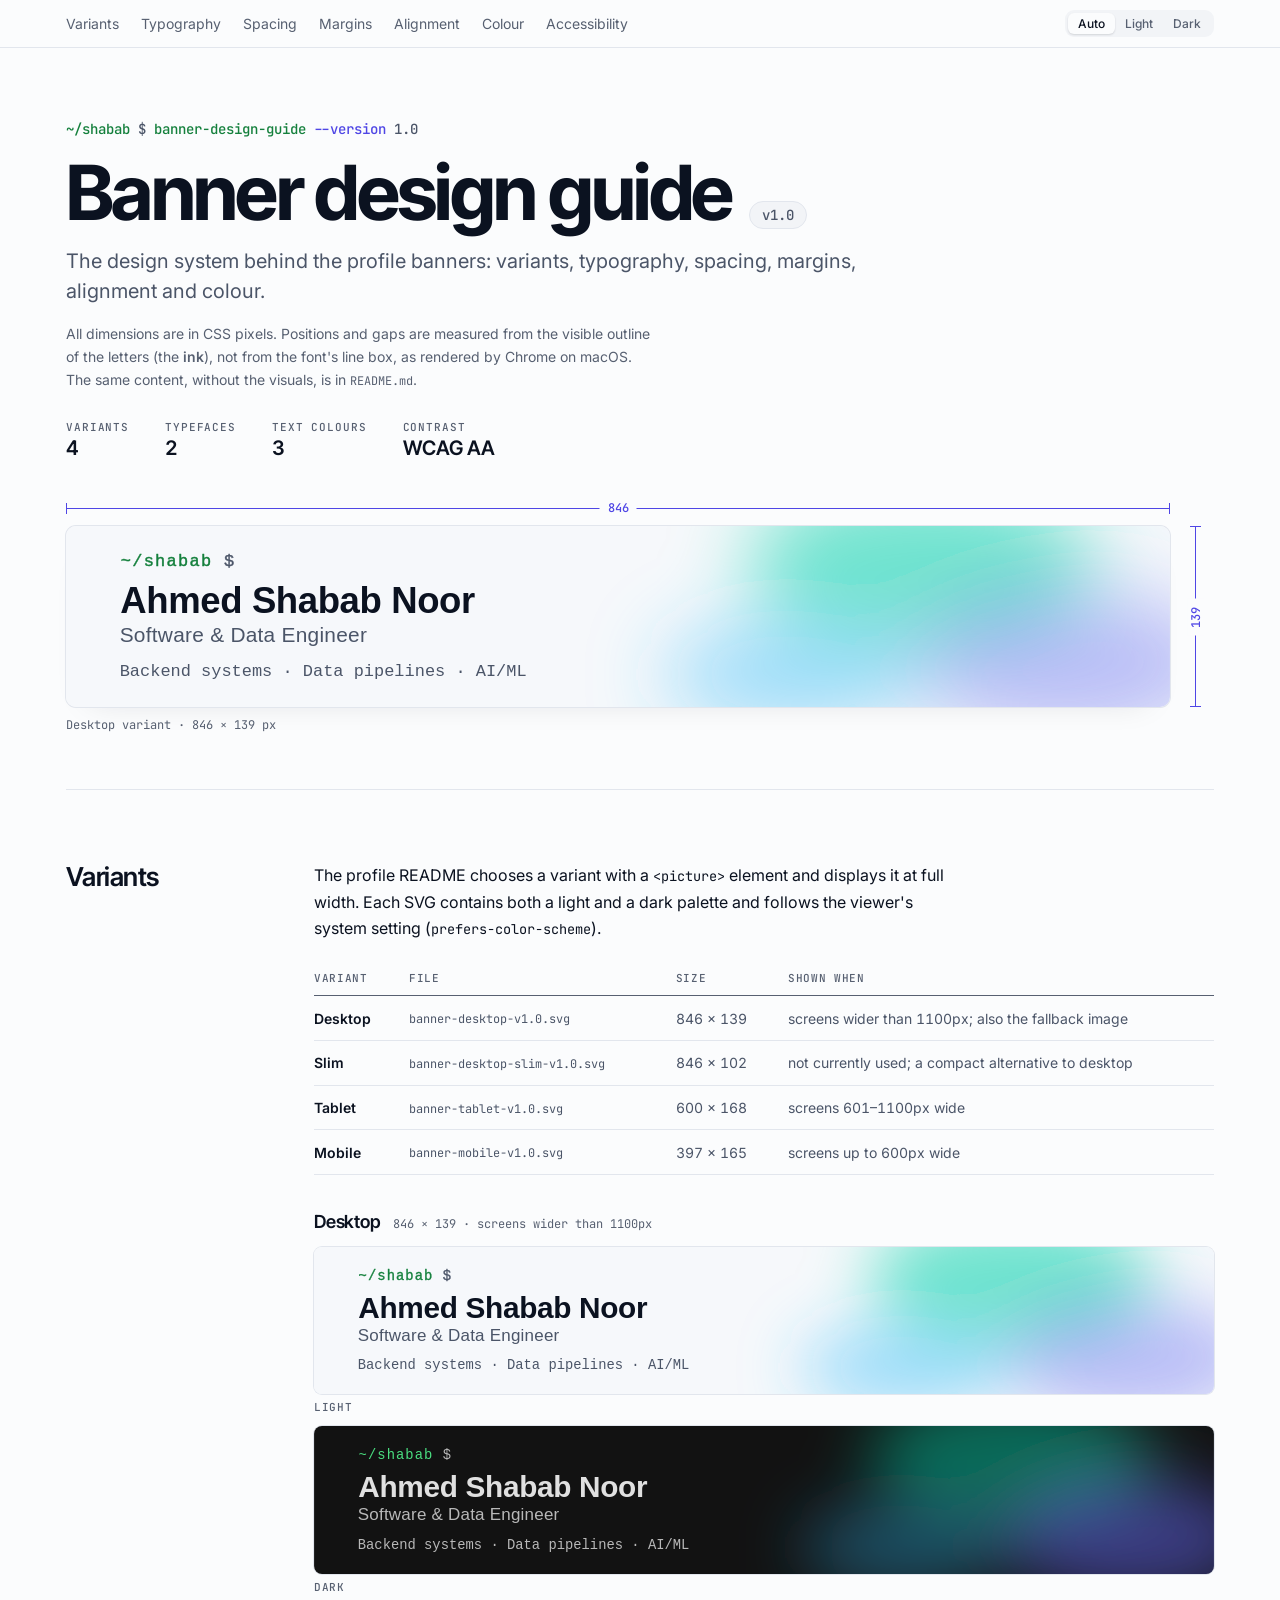
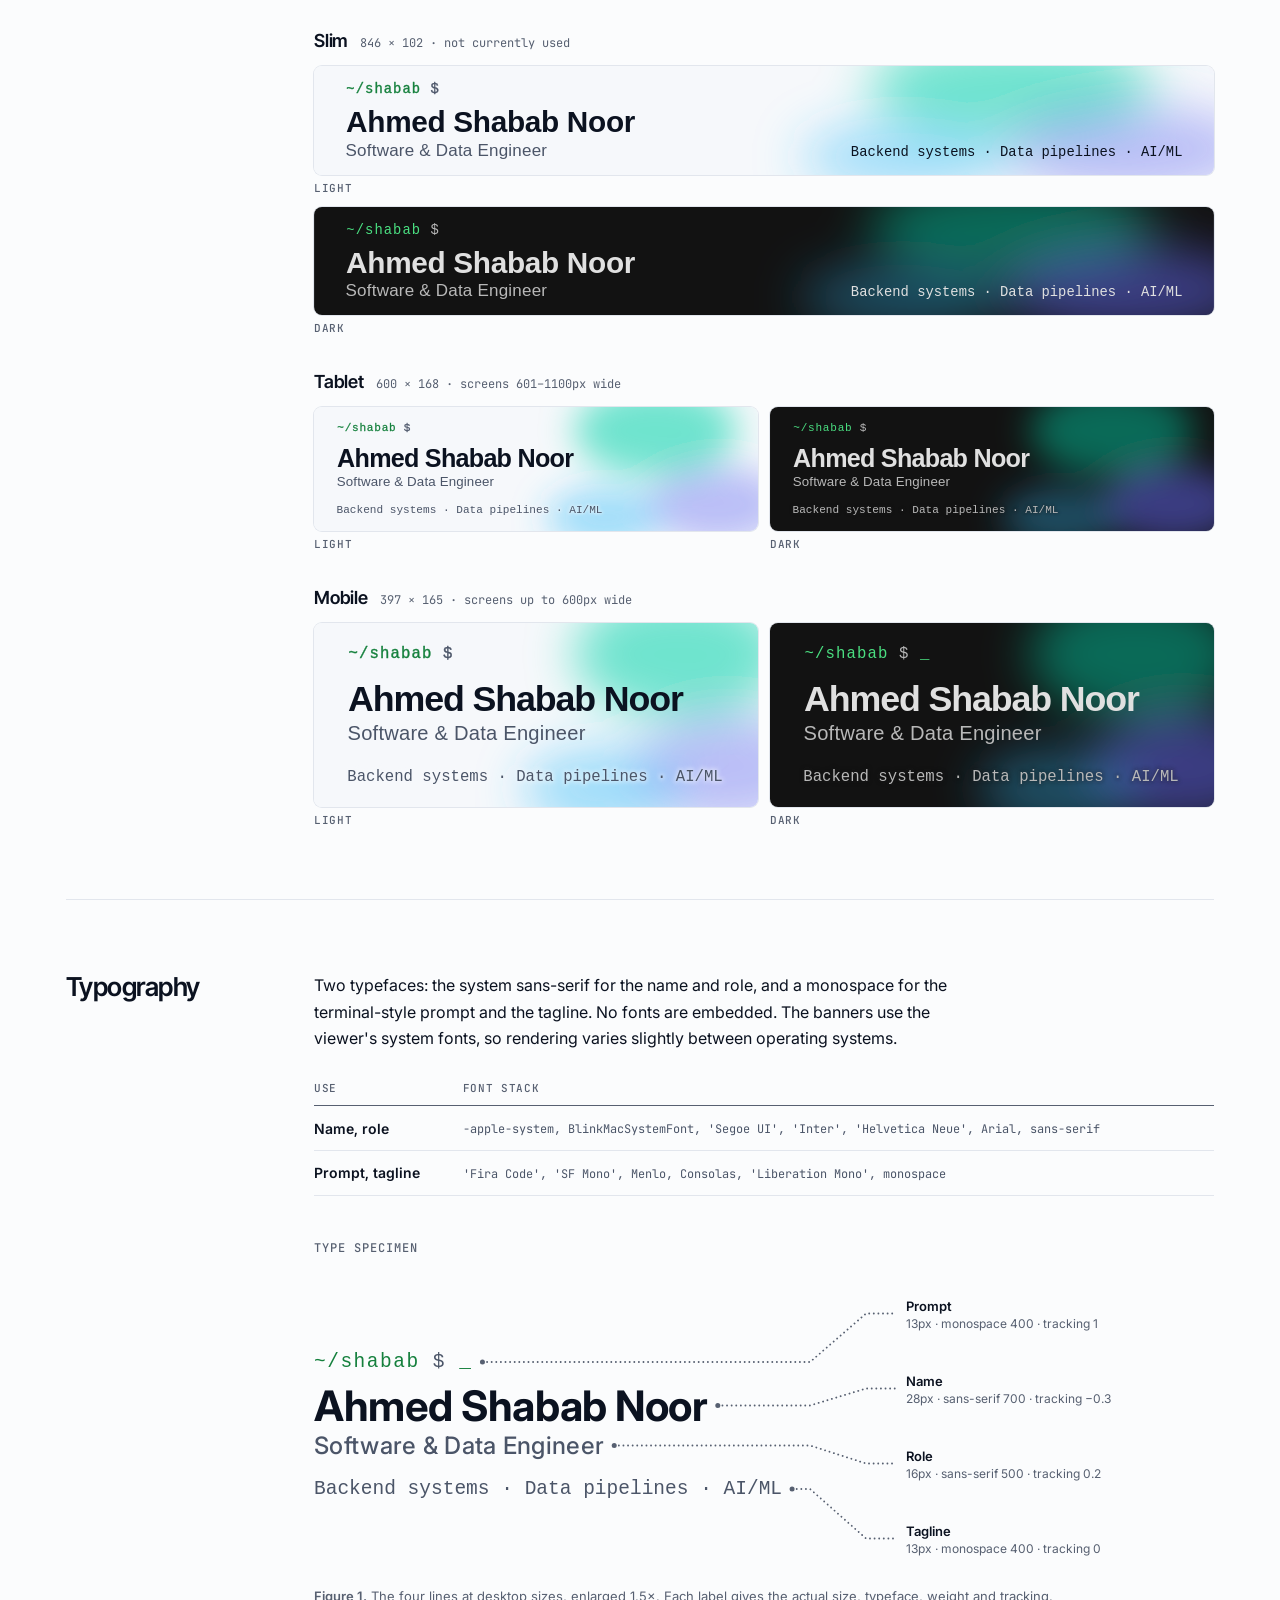
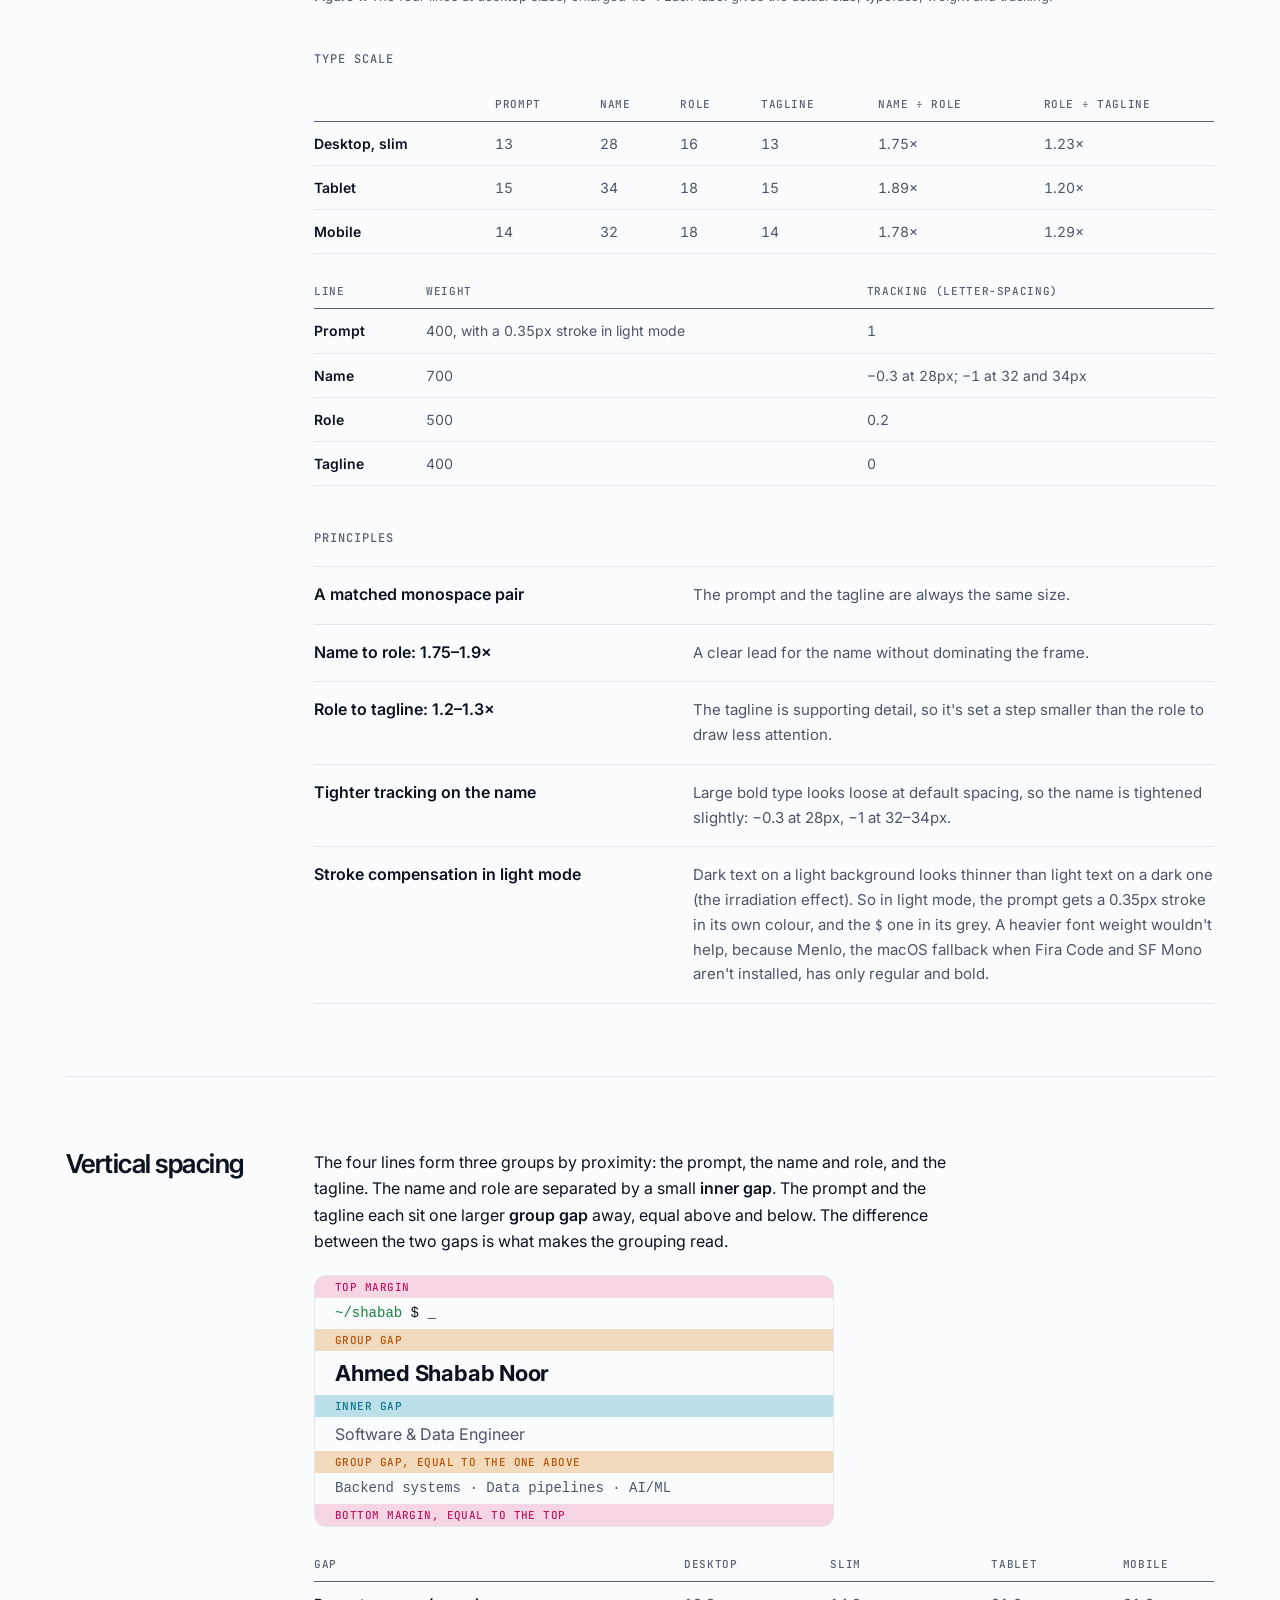
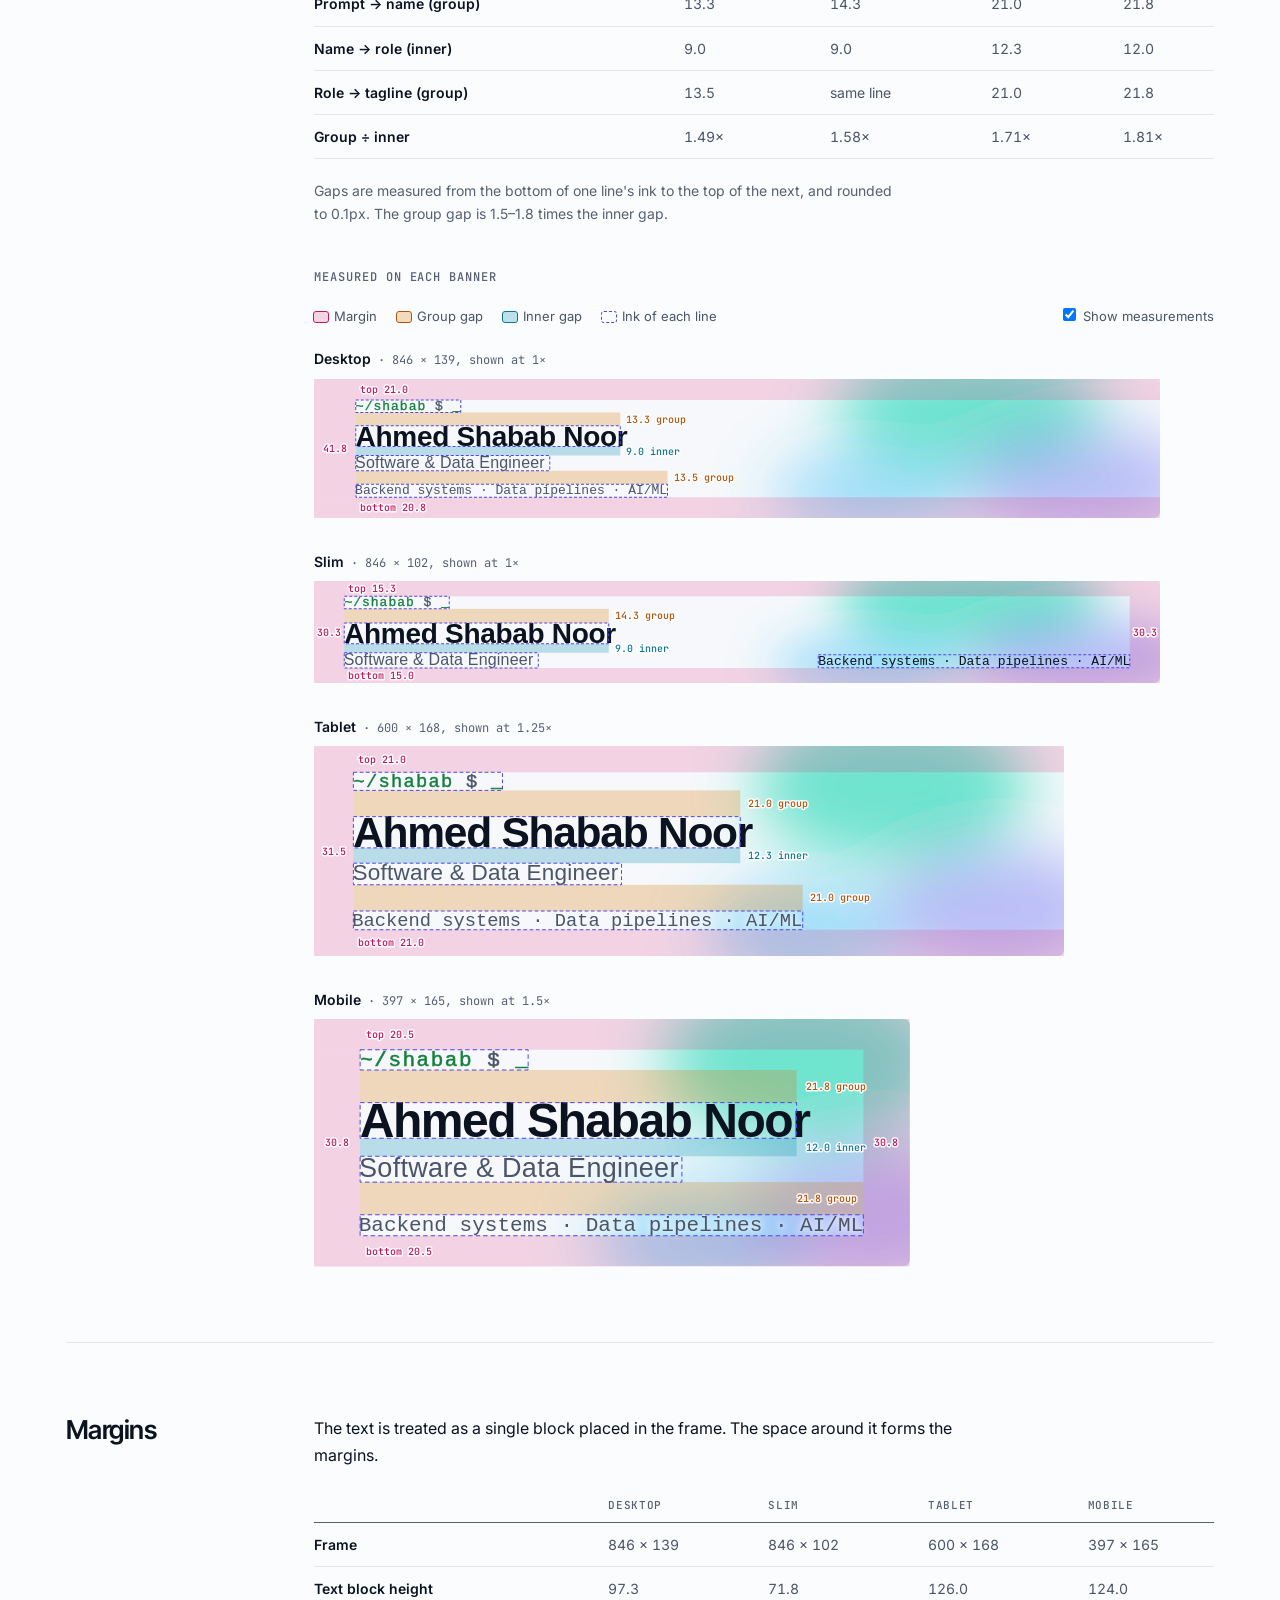
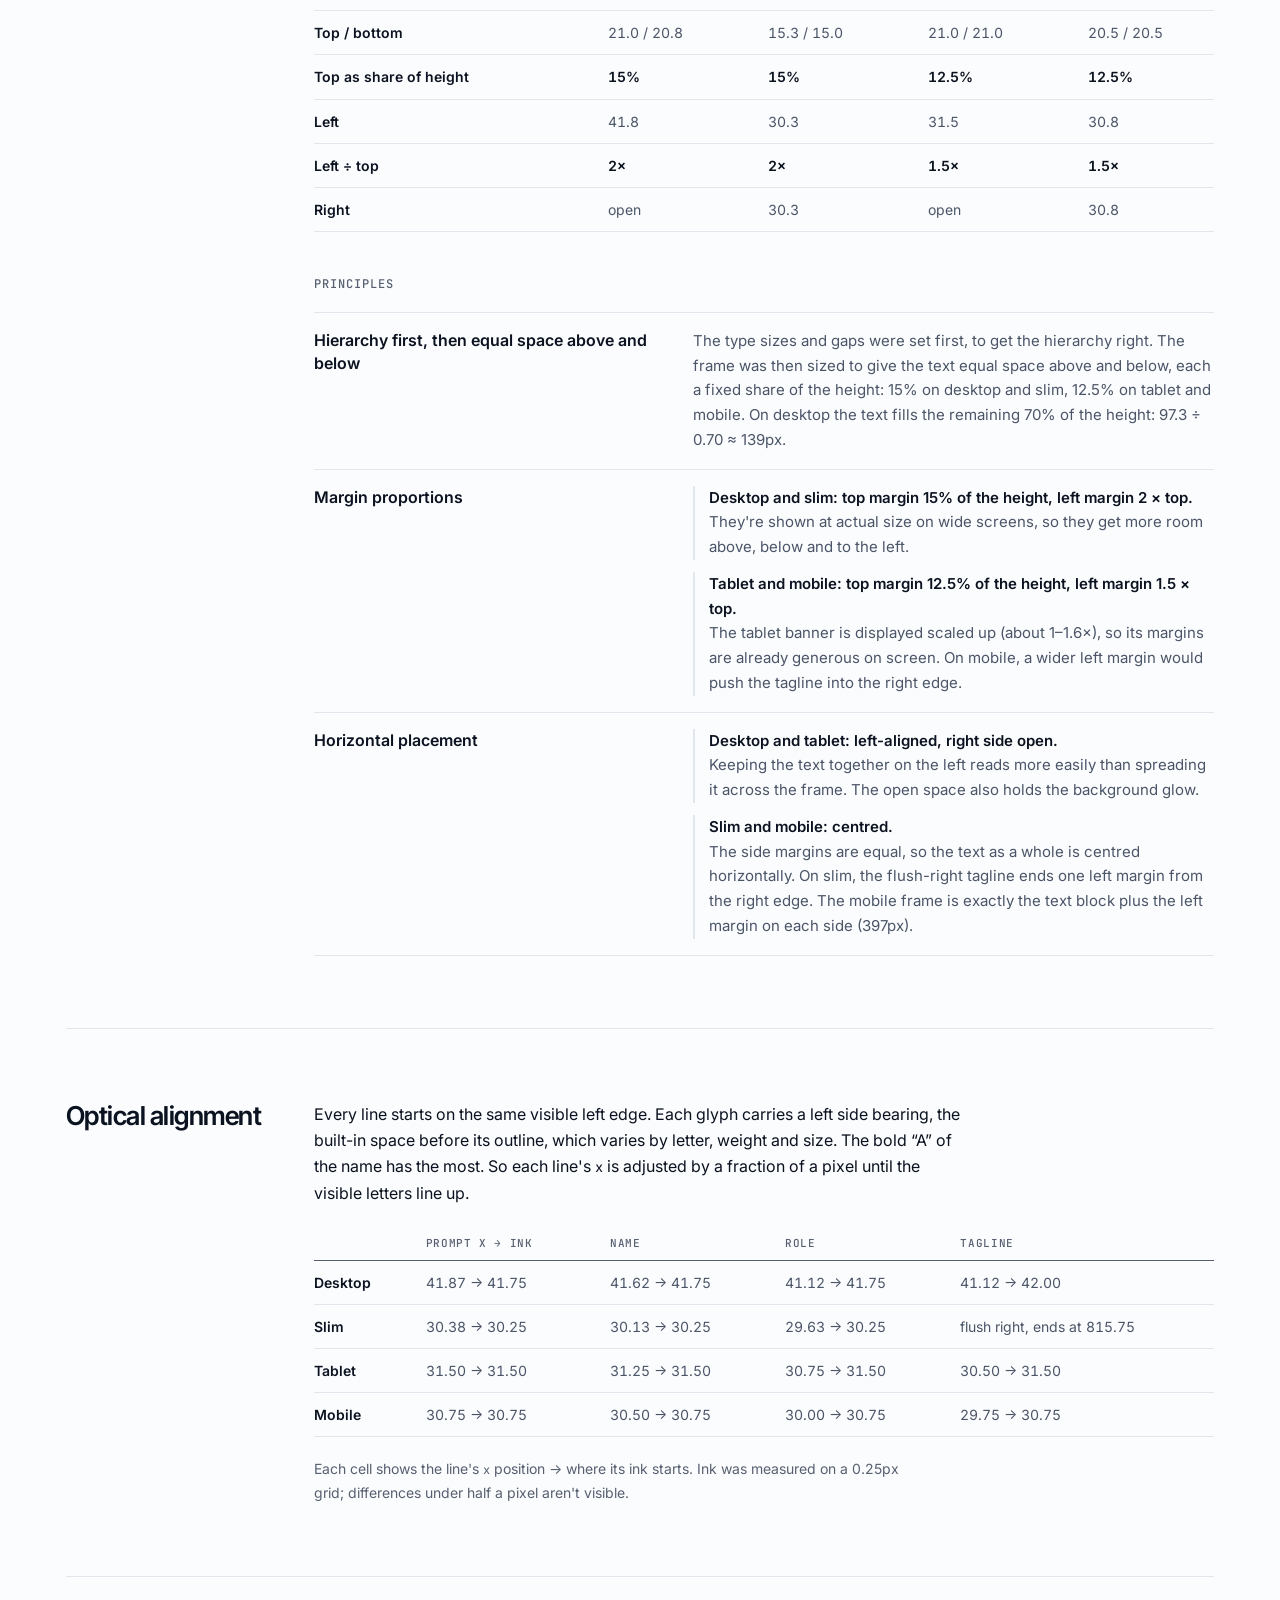
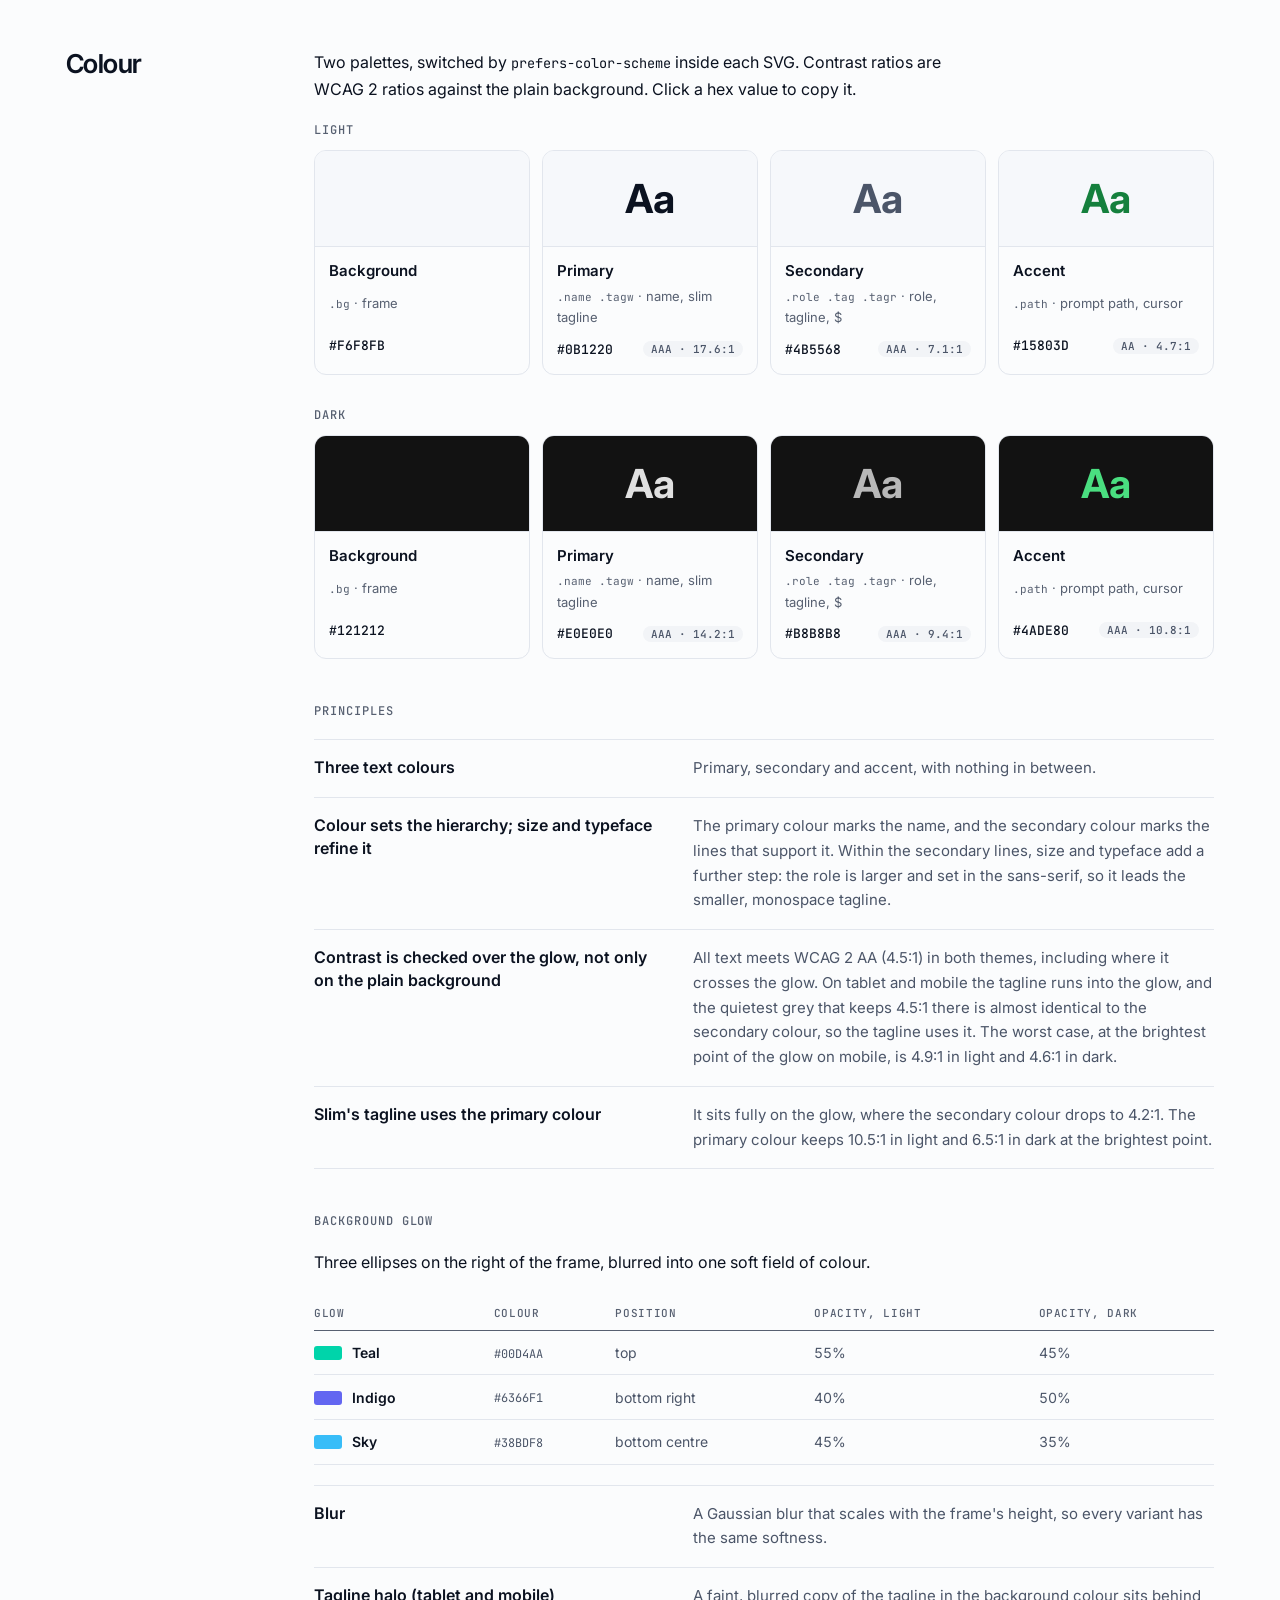
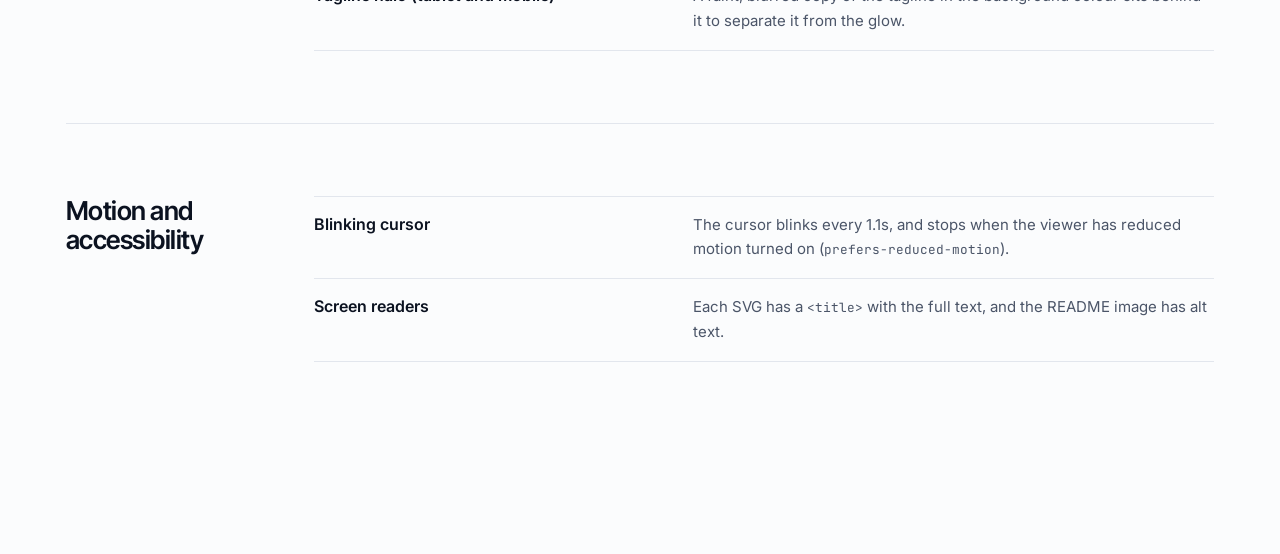
<file: assets/banners/v1/banner-design-guide.html>
<!doctype html>
<html lang="en">
<head>
  <meta charset="utf-8">
  <meta name="viewport" content="width=device-width, initial-scale=1, viewport-fit=cover">
  <title>Banner design guide</title>
  <meta name="description" content="Design system for the profile banners: variants, typography, spacing, margins, alignment and colour.">

  <!-- Page fonts. The page falls back to system fonts when offline.
       Type samples of the banners never use these: they use the banners' own system stacks. -->
  <link rel="preconnect" href="https://fonts.googleapis.com">
  <link rel="preconnect" href="https://fonts.gstatic.com" crossorigin>
  <link rel="stylesheet" href="https://fonts.googleapis.com/css2?family=Inter+Tight:wght@600;700&family=Inter:wght@400;500;600&family=JetBrains+Mono:wght@400;500&display=swap">

  <style>
    /* ==========================================================
       Design tokens

       Layout: a spec sheet. Section titles sit in a narrow left
       column and the work runs on the right; architectural
       dimension lines are the one recurring motif.

       Light values are the default. Dark values apply when the
       viewer's system is dark (unless Light is chosen), or when
       Dark is chosen with the theme switch.
       ========================================================== */

    :root {
      color-scheme: light;

      /* Surfaces and text: neutrals with a slight blue bias, like the banners */
      --paper: #FBFCFD;
      --panel: #F2F4F7;
      --rule: #E2E6ED;
      --ink: #0B1220;
      --ink-2: #4B5568;
      --ink-3: #576071;
      --shadow: rgba(11, 18, 32, 0.14);

      /* Accent: dimension lines, taken from the banners' indigo glow */
      --dim: #4F46E5;

      /* The banners' own prompt green, for samples */
      --prompt: #15803D;

      /* Measurement colours used in the spacing diagrams */
      --margin-fill: rgba(219, 39, 119, 0.18);
      --margin-line: #BE185D;
      --group-fill: rgba(217, 119, 6, 0.26);
      --group-line: #B45309;
      --inner-fill: rgba(8, 145, 178, 0.26);
      --inner-line: #0E7490;
      --ink-line: #4F46E5;
      --label-halo: rgba(255, 255, 255, 0.92);

      /* Type */
      --font-display: 'Inter Tight', 'Inter', -apple-system, BlinkMacSystemFont, 'Segoe UI', sans-serif;
      --font-body: 'Inter', -apple-system, BlinkMacSystemFont, 'Segoe UI', sans-serif;
      --font-mono: 'JetBrains Mono', ui-monospace, 'SF Mono', Menlo, Consolas, monospace;

      /* The banners' own font stacks, for type samples */
      --banner-sans: -apple-system, BlinkMacSystemFont, 'Segoe UI', 'Inter', 'Helvetica Neue', Arial, sans-serif;
      --banner-mono: 'Fira Code', 'SF Mono', Menlo, Consolas, 'Liberation Mono', monospace;

      --radius: 12px;
      --page-width: 1180px;
    }

    @media (prefers-color-scheme: dark) {
      :root:not([data-theme="light"]) {
        color-scheme: dark;

        --paper: #0B0C0F;
        --panel: #14161B;
        --rule: #252932;
        --ink: #E6E8EC;
        --ink-2: #B8BCC5;
        --ink-3: #9DA3AE;
        --shadow: rgba(0, 0, 0, 0.6);
        --dim: #A5B4FC;
        --prompt: #4ADE80;

        --margin-fill: rgba(244, 114, 182, 0.20);
        --margin-line: #F472B6;
        --group-fill: rgba(251, 191, 36, 0.22);
        --group-line: #FBBF24;
        --inner-fill: rgba(34, 211, 238, 0.22);
        --inner-line: #22D3EE;
        --ink-line: #A5B4FC;
        --label-halo: rgba(11, 12, 15, 0.92);
      }
    }

    :root[data-theme="dark"] {
      color-scheme: dark;

      --paper: #0B0C0F;
      --panel: #14161B;
      --rule: #252932;
      --ink: #E6E8EC;
      --ink-2: #B8BCC5;
      --ink-3: #9DA3AE;
      --shadow: rgba(0, 0, 0, 0.6);
      --dim: #A5B4FC;
      --prompt: #4ADE80;

      --margin-fill: rgba(244, 114, 182, 0.20);
      --margin-line: #F472B6;
      --group-fill: rgba(251, 191, 36, 0.22);
      --group-line: #FBBF24;
      --inner-fill: rgba(34, 211, 238, 0.22);
      --inner-line: #22D3EE;
      --ink-line: #A5B4FC;
      --label-halo: rgba(11, 12, 15, 0.92);
    }


    /* ==========================================================
       Base
       ========================================================== */

    * {
      box-sizing: border-box;
    }

    html {
      scroll-behavior: smooth;
      scroll-padding-top: 72px;
    }

    body {
      margin: 0;
      background: var(--paper);
      color: var(--ink);
      font-family: var(--font-body);
      font-size: 16px;
      line-height: 1.65;
      -webkit-font-smoothing: antialiased;
    }

    /* Paints the band above the sticky bar on phones with a notch */
    body::before {
      content: "";
      position: fixed;
      inset: 0 0 auto;
      height: env(safe-area-inset-top, 0px);
      z-index: 20;
      background: var(--paper);
    }

    h1,
    h2,
    h3 {
      margin: 0;
      font-family: var(--font-display);
      text-wrap: balance;
    }

    p {
      margin: 0;
      max-width: 65ch;
    }

    a {
      color: inherit;
    }

    code {
      font-family: var(--font-mono);
      font-size: 0.85em;
    }

    strong {
      font-weight: 600;
    }

    :focus-visible {
      outline: 2px solid var(--dim);
      outline-offset: 2px;
      border-radius: 4px;
    }

    .page {
      max-width: var(--page-width);
      margin: 0 auto;
      padding-left: max(16px, env(safe-area-inset-left, 0px));
      padding-right: max(16px, env(safe-area-inset-right, 0px));
      padding-block: 0 120px;
    }

    .note {
      color: var(--ink-3);
      font-size: 14px;
    }


    /* ==========================================================
       Top bar: section links and theme switch
       ========================================================== */

    .topbar {
      position: sticky;
      top: env(safe-area-inset-top, 0px);
      z-index: 10;
      background: color-mix(in srgb, var(--paper) 86%, transparent);
      backdrop-filter: blur(10px);
      -webkit-backdrop-filter: blur(10px);
      border-bottom: 1px solid var(--rule);
    }

    .topbar-inner {
      display: flex;
      align-items: center;
      gap: 20px;
      max-width: var(--page-width);
      margin: 0 auto;
      padding-block: 10px;
      padding-left: max(16px, env(safe-area-inset-left, 0px));
      padding-right: max(16px, env(safe-area-inset-right, 0px));
    }

    .topbar nav {
      display: flex;
      flex: 1;
      gap: 22px;
      min-width: 0;
      overflow-x: auto;
      white-space: nowrap;
      font-size: 14px;
    }

    .topbar nav a {
      color: var(--ink-3);
      text-decoration: none;
    }

    .topbar nav a:hover {
      color: var(--ink);
    }

    .theme-switch {
      display: flex;
      flex-shrink: 0;
      padding: 3px;
      background: var(--panel);
      border-radius: 9px;
    }

    .theme-switch button {
      padding: 3px 10px;
      border: 0;
      border-radius: 6px;
      background: transparent;
      color: var(--ink-3);
      font: 500 12px var(--font-body);
      cursor: pointer;
    }

    .theme-switch button[aria-pressed="true"] {
      background: var(--paper);
      color: var(--ink);
      box-shadow: 0 1px 2px var(--shadow);
    }


    /* ==========================================================
       Hero: title, key facts and the desktop banner drawn with
       its dimensions
       ========================================================== */

    .hero {
      display: grid;
      gap: 28px;
      padding-block: 72px 56px;
    }

    .eyebrow {
      font: 500 14px var(--font-mono);
      color: var(--prompt);
    }

    /* Coloured like a terminal: green command, grey $ and value, indigo flag */
    .eyebrow .dollar,
    .eyebrow .value {
      color: var(--ink-2);
    }

    .eyebrow .flag {
      color: var(--dim);
    }

    /* The title with its version chip beside it */
    .title-row {
      display: flex;
      flex-wrap: wrap;
      align-items: baseline;
      gap: 8px 18px;
    }

    .version-chip {
      padding: 4px 12px;
      border: 1px solid var(--rule);
      border-radius: 999px;
      background: var(--panel);
      color: var(--ink-2);
      font: 500 14px var(--font-mono);
      font-variant-numeric: tabular-nums;
    }

    .hero h1 {
      font-size: clamp(40px, 7vw, 76px);
      font-weight: 700;
      line-height: 1;
      letter-spacing: -0.035em;
    }

    .hero .lead {
      color: var(--ink-2);
      font-size: clamp(17px, 2vw, 20px);
      line-height: 1.5;
    }

    .hero-text {
      display: grid;
      gap: 16px;
    }

    .facts {
      display: flex;
      flex-wrap: wrap;
      gap: 10px 36px;
      margin: 0;
    }

    .facts div {
      display: grid;
      gap: 2px;
    }

    .facts dt {
      font: 500 11px var(--font-mono);
      letter-spacing: 0.08em;
      text-transform: uppercase;
      color: var(--ink-3);
    }

    .facts dd {
      margin: 0;
      font: 600 20px var(--font-display);
      font-variant-numeric: tabular-nums;
    }

    .hero-figure {
      margin: 8px 0 0;
      display: grid;
      gap: 10px;
    }

    /* The banner with a width dimension above it and a height dimension to its right */
    .dimensioned {
      position: relative;
      padding: 30px 44px 0 0;
    }

    .dimensioned img {
      display: block;
      width: 100%;
      max-width: 100%;
      height: auto;
      border-radius: 10px;
      box-shadow: 0 0 0 1px var(--rule), 0 16px 32px -24px var(--shadow);
    }

    .dim {
      position: absolute;
      color: var(--dim);
      font: 500 12px/1.4 var(--font-mono);
    }

    .dim span {
      position: absolute;
      padding: 0 8px;
      background: var(--paper);
      white-space: nowrap;
    }

    .dim-width {
      top: 12px;
      left: 0;
      right: 44px;
      border-top: 1px solid currentColor;
    }

    .dim-width::before,
    .dim-width::after {
      content: "";
      position: absolute;
      top: -6px;
      height: 11px;
      border-left: 1px solid currentColor;
    }

    .dim-width::before { left: 0; }
    .dim-width::after  { right: 0; }

    .dim-width span {
      left: 50%;
      top: -9px;
      transform: translateX(-50%);
    }

    .dim-height {
      top: 30px;
      bottom: 0;
      right: 18px;
      border-left: 1px solid currentColor;
    }

    .dim-height::before,
    .dim-height::after {
      content: "";
      position: absolute;
      left: -6px;
      width: 11px;
      border-top: 1px solid currentColor;
    }

    .dim-height::before { top: 0; }
    .dim-height::after  { bottom: 0; }

    .dim-height span {
      top: 50%;
      left: 0;
      transform: translate(-50%, -50%) rotate(-90deg);
    }

    .hero-figure figcaption {
      font: 12px var(--font-mono);
      color: var(--ink-3);
    }


    /* ==========================================================
       Sections: title in a left column, content on the right
       ========================================================== */

    .sheet {
      display: grid;
      grid-template-columns: 200px minmax(0, 1fr);
      gap: 48px;
      padding-block: 72px;
      border-top: 1px solid var(--rule);
    }

    .sheet-head {
      position: sticky;
      top: 76px;
      align-self: start;
    }

    .sheet-head h2 {
      font-size: 26px;
      font-weight: 600;
      line-height: 1.15;
      letter-spacing: -0.02em;
    }

    .sheet-body {
      display: flex;
      flex-direction: column;
      gap: 20px;
      min-width: 0;
    }

    /* Sub-headings read like labels on a drawing */
    .sheet-body > h3,
    .palette > h3 {
      margin-top: 24px;
      font: 500 12px var(--font-mono);
      letter-spacing: 0.08em;
      text-transform: uppercase;
      color: var(--ink-3);
    }

    @media (max-width: 960px) {
      .sheet {
        grid-template-columns: minmax(0, 1fr);
        gap: 24px;
        padding-block: 56px;
      }

      .sheet-head {
        position: static;
      }
    }


    /* ==========================================================
       Tables: hairlines only, numbers in tabular figures
       ========================================================== */

    .table-wrap {
      overflow-x: auto;
    }

    table {
      width: 100%;
      border-collapse: collapse;
      font-size: 14px;
      font-variant-numeric: tabular-nums;
    }

    th,
    td {
      padding: 10px 20px 10px 0;
      text-align: left;
      white-space: nowrap;
      border-bottom: 1px solid var(--rule);
    }

    th:last-child,
    td:last-child {
      padding-right: 0;
    }

    thead th {
      font: 500 11px var(--font-mono);
      letter-spacing: 0.06em;
      text-transform: uppercase;
      color: var(--ink-3);
      border-bottom-color: var(--ink-3);
    }

    tbody th {
      font-weight: 600;
    }

    tbody td {
      color: var(--ink-2);
    }

    td strong {
      color: var(--ink);
    }


    /* ==========================================================
       Principles: the rule on the left, its reason on the right
       ========================================================== */

    .principles {
      display: grid;
      margin: 0;
    }

    .principles > div {
      display: grid;
      grid-template-columns: minmax(0, 2fr) minmax(0, 3fr);
      gap: 6px 32px;
      padding-block: 16px;
      border-top: 1px solid var(--rule);
    }

    .principles > div:last-child {
      border-bottom: 1px solid var(--rule);
    }

    .principles dt {
      font-weight: 600;
      line-height: 1.45;
    }

    .principles dd {
      margin: 0;
      color: var(--ink-2);
      font-size: 15px;
    }

    @media (max-width: 720px) {
      .principles > div {
        grid-template-columns: minmax(0, 1fr);
      }
    }

    /* A principle made of related parts, e.g. one rule per pair of variants */
    .principle-group {
      display: grid;
      gap: 12px;
      margin: 0;
      padding: 0;
      list-style: none;
    }

    .principle-group li {
      padding-left: 14px;
      border-left: 2px solid var(--rule);
    }

    .principle-group strong {
      display: block;
      color: var(--ink);
    }


    /* ==========================================================
       Banner previews (built by the script)
       ========================================================== */

    #variant-previews {
      display: grid;
      grid-template-columns: minmax(0, 1fr);
      gap: 32px;
      margin-top: 12px;
    }

    .variant {
      display: grid;
      gap: 10px;
    }

    .variant-header {
      display: flex;
      flex-wrap: wrap;
      align-items: baseline;
      gap: 4px 12px;
    }

    .variant-header h3 {
      font-size: 18px;
      font-weight: 600;
      letter-spacing: -0.01em;
    }

    .variant-header span {
      font: 12px var(--font-mono);
      color: var(--ink-3);
    }

    .pair {
      display: grid;
      grid-template-columns: minmax(0, 1fr);
      gap: 12px;
    }

    @media (min-width: 720px) {
      .pair.compact {
        grid-template-columns: minmax(0, 1fr) minmax(0, 1fr);
      }
    }

    .pair figure {
      display: grid;
      gap: 6px;
      margin: 0;
    }

    .pair img {
      display: block;
      width: 100%;
      max-width: 100%;
      height: auto;
      border-radius: 8px;
      box-shadow: 0 0 0 1px var(--rule);
    }

    .pair figcaption {
      font: 500 11px var(--font-mono);
      letter-spacing: 0.06em;
      text-transform: uppercase;
      color: var(--ink-3);
    }


    /* ==========================================================
       Type specimen: a labelled figure, the lines enlarged 1.5×
       with dotted leader lines out to their labels
       ========================================================== */

    .specimen {
      display: grid;
      gap: 10px;
      margin: 0;
    }

    .specimen-drawing {
      display: block;
      width: 100%;
      height: auto;
    }

    .specimen-drawing .sans      { font-family: var(--banner-sans); }
    .specimen-drawing .mono      { font-family: var(--banner-mono); }
    .specimen-drawing .primary   { fill: var(--ink); }
    .specimen-drawing .secondary { fill: var(--ink-2); }
    .specimen-drawing .accent    { fill: var(--prompt); }

    .specimen-drawing .leader {
      fill: none;
      stroke: var(--ink-3);
      stroke-width: 1.8;
      stroke-linecap: round;
      stroke-linejoin: round;
      stroke-dasharray: 0.1 4.5;
    }

    .specimen-drawing .leader-dot {
      fill: var(--ink-3);
    }

    .specimen-drawing .label-title {
      font-family: var(--font-body);
      font-size: 13px;
      font-weight: 600;
      fill: var(--ink);
    }

    .specimen-drawing .label-spec {
      font-family: var(--font-body);
      font-size: 12px;
      fill: var(--ink-3);
    }

    .specimen figcaption {
      color: var(--ink-3);
      font-size: 13px;
    }


    /* ==========================================================
       Spacing model and measurement overlays
       ========================================================== */

    .model {
      max-width: 520px;
      border: 1px solid var(--rule);
      border-radius: var(--radius);
      overflow: hidden;
    }

    .model .line {
      padding: 4px 20px;
      font-family: var(--banner-sans);
    }

    .model .line.mono {
      font-family: var(--banner-mono);
      font-size: 14px;
    }

    .model .line.name {
      font-size: 22px;
      font-weight: 700;
      letter-spacing: -0.01em;
    }

    .model .line.secondary {
      color: var(--ink-2);
    }

    .model .path {
      color: var(--prompt);
    }

    .model .band {
      padding: 4px 20px;
      font: 500 11px var(--font-mono);
      letter-spacing: 0.04em;
      text-transform: uppercase;
    }

    .band.margin { background: var(--margin-fill); color: var(--margin-line); }
    .band.group  { background: var(--group-fill);  color: var(--group-line); }
    .band.inner  { background: var(--inner-fill);  color: var(--inner-line); }

    .legend {
      display: flex;
      flex-wrap: wrap;
      align-items: center;
      gap: 8px 20px;
      font-size: 13px;
      color: var(--ink-2);
    }

    .legend i {
      display: inline-block;
      width: 14px;
      height: 10px;
      margin-right: 6px;
      vertical-align: -1px;
      border-radius: 2px;
    }

    .legend .margin { background: var(--margin-fill); outline: 1px solid var(--margin-line); }
    .legend .group  { background: var(--group-fill);  outline: 1px solid var(--group-line); }
    .legend .inner  { background: var(--inner-fill);  outline: 1px solid var(--inner-line); }
    .legend .ink    { outline: 1px dashed var(--ink-line); }

    .legend label {
      margin-left: auto;
      cursor: pointer;
    }

    /* One column that can shrink below its content, so each overlay scrolls in its own box */
    #measurements {
      display: grid;
      grid-template-columns: minmax(0, 1fr);
      gap: 28px;
    }

    .measure-caption {
      margin-bottom: 8px;
      font-size: 14px;
    }

    .measure-caption span {
      font: 12px var(--font-mono);
      color: var(--ink-3);
    }

    .measure-scroll {
      overflow-x: auto;
      padding-bottom: 4px;
    }

    .measure-frame {
      position: relative;
    }

    .measure-frame img,
    .measure-frame svg {
      display: block;
      width: 100%;
      height: 100%;
    }

    .measure-frame img {
      border-radius: 6px;
    }

    .measure-frame svg {
      position: absolute;
      inset: 0;
      overflow: visible;
    }

    .overlays-off .measure-frame svg {
      display: none;
    }

    .overlay .margin { fill: var(--margin-fill); }
    .overlay .group  { fill: var(--group-fill); }
    .overlay .inner  { fill: var(--inner-fill); }

    .overlay .ink {
      fill: none;
      stroke: var(--ink-line);
      stroke-dasharray: 3 2;
    }

    .overlay text {
      font-family: var(--font-mono);
      font-weight: 500;
      paint-order: stroke;
      stroke: var(--label-halo);
      stroke-linejoin: round;
      dominant-baseline: central;
    }

    .overlay text.margin { fill: var(--margin-line); }
    .overlay text.group  { fill: var(--group-line); }
    .overlay text.inner  { fill: var(--inner-line); }


    /* ==========================================================
       Colour swatches
       ========================================================== */

    .palettes {
      display: grid;
      gap: 32px;
    }

    .palette {
      display: grid;
      gap: 12px;
    }

    .palette > h3 {
      margin-top: 0;
    }

    .swatches {
      display: grid;
      grid-template-columns: repeat(auto-fit, minmax(180px, 1fr));
      gap: 12px;
      margin: 0;
      padding: 0;
      list-style: none;
    }

    .swatch {
      display: grid;
      grid-template-rows: auto 1fr;
      border: 1px solid var(--rule);
      border-radius: var(--radius);
      overflow: hidden;
    }

    .swatch-sample {
      display: grid;
      place-items: center;
      height: 96px;
      font: 700 40px var(--banner-sans);
      letter-spacing: -0.02em;
      border-bottom: 1px solid var(--rule);
    }

    .swatch-info {
      display: grid;
      gap: 2px;
      padding: 12px 14px 14px;
    }

    .swatch-name {
      font-weight: 600;
      font-size: 15px;
    }

    .swatch-use {
      color: var(--ink-3);
      font-size: 13px;
    }

    .swatch-meta {
      display: flex;
      flex-wrap: wrap;
      align-items: center;
      justify-content: space-between;
      gap: 6px;
      margin-top: 8px;
    }

    .swatch button {
      margin-left: -6px;
      padding: 2px 6px;
      border: 0;
      border-radius: 6px;
      background: transparent;
      color: var(--ink);
      font: 500 13px var(--font-mono);
      cursor: pointer;
    }

    .swatch button:hover {
      background: var(--panel);
    }

    .ratio {
      padding: 1px 8px;
      border-radius: 999px;
      background: var(--panel);
      color: var(--ink-2);
      font: 500 11px var(--font-mono);
      font-variant-numeric: tabular-nums;
    }

    /* Colour chip for each glow in the table */
    .glow-chip {
      display: inline-block;
      width: 28px;
      height: 14px;
      margin-right: 10px;
      border-radius: 3px;
      vertical-align: -2px;
    }
  </style>
</head>

<body>

  <div class="topbar">
    <div class="topbar-inner">
      <nav aria-label="Sections">
        <a href="#variants">Variants</a>
        <a href="#typography">Typography</a>
        <a href="#spacing">Spacing</a>
        <a href="#margins">Margins</a>
        <a href="#alignment">Alignment</a>
        <a href="#colour">Colour</a>
        <a href="#accessibility">Accessibility</a>
      </nav>
      <div class="theme-switch" role="group" aria-label="Theme">
        <button type="button" data-theme-choice="auto">Auto</button>
        <button type="button" data-theme-choice="light">Light</button>
        <button type="button" data-theme-choice="dark">Dark</button>
      </div>
    </div>
  </div>

  <main class="page">

    <header class="hero">
      <div class="hero-text">
        <p class="eyebrow">~/shabab <span class="dollar">$</span> banner-design-guide <span class="flag">--version</span> <span class="value">1.0</span></p>
        <div class="title-row">
          <h1>Banner design guide</h1>
          <span class="version-chip">v1.0</span>
        </div>
        <p class="lead">
          The design system behind the profile banners: variants, typography, spacing, margins,
          alignment and colour.
        </p>
        <p class="note">
          All dimensions are in CSS pixels. Positions and gaps are measured from the visible outline
          of the letters (the <strong>ink</strong>), not from the font's line box, as rendered by
          Chrome on macOS. The same content, without the visuals, is in <code>README.md</code>.
        </p>
      </div>

      <dl class="facts">
        <div><dt>Variants</dt><dd>4</dd></div>
        <div><dt>Typefaces</dt><dd>2</dd></div>
        <div><dt>Text colours</dt><dd>3</dd></div>
        <div><dt>Contrast</dt><dd>WCAG AA</dd></div>
      </dl>

      <figure class="hero-figure">
        <div class="dimensioned">
          <span class="dim dim-width" aria-hidden="true"><span>846</span></span>
          <span class="dim dim-height" aria-hidden="true"><span>139</span></span>
          <!-- src is set by the script, in the page's current theme -->
          <img data-banner="desktop" width="846" height="139" alt="Desktop banner: ~/shabab prompt, Ahmed Shabab Noor, Software & Data Engineer, and the tagline">
        </div>
        <figcaption>Desktop variant · 846 × 139 px</figcaption>
      </figure>
    </header>


    <!-- ======================================================
         Variants
         ====================================================== -->
    <section id="variants" class="sheet">
      <div class="sheet-head"><h2>Variants</h2></div>
      <div class="sheet-body">
        <p>
          The profile README chooses a variant with a <code>&lt;picture&gt;</code> element and
          displays it at full width. Each SVG contains both a light and a dark palette and follows
          the viewer's system setting (<code>prefers-color-scheme</code>).
        </p>

        <div class="table-wrap">
          <table>
            <thead>
              <tr><th>Variant</th><th>File</th><th>Size</th><th>Shown when</th></tr>
            </thead>
            <tbody>
              <tr><th>Desktop</th><td><code>banner-desktop-v1.0.svg</code></td><td>846 × 139</td><td>screens wider than 1100px; also the fallback image</td></tr>
              <tr><th>Slim</th><td><code>banner-desktop-slim-v1.0.svg</code></td><td>846 × 102</td><td>not currently used; a compact alternative to desktop</td></tr>
              <tr><th>Tablet</th><td><code>banner-tablet-v1.0.svg</code></td><td>600 × 168</td><td>screens 601–1100px wide</td></tr>
              <tr><th>Mobile</th><td><code>banner-mobile-v1.0.svg</code></td><td>397 × 165</td><td>screens up to 600px wide</td></tr>
            </tbody>
          </table>
        </div>

        <!-- Filled in by the script: one light and one dark preview per variant -->
        <div id="variant-previews"></div>
      </div>
    </section>


    <!-- ======================================================
         Typography
         ====================================================== -->
    <section id="typography" class="sheet">
      <div class="sheet-head"><h2>Typography</h2></div>
      <div class="sheet-body">
        <p>
          Two typefaces: the system sans-serif for the name and role, and a monospace for the
          terminal-style prompt and the tagline. No fonts are embedded. The banners use the viewer's
          system fonts, so rendering varies slightly between operating systems.
        </p>

        <div class="table-wrap">
          <table>
            <thead>
              <tr><th>Use</th><th>Font stack</th></tr>
            </thead>
            <tbody>
              <tr><th>Name, role</th><td><code>-apple-system, BlinkMacSystemFont, 'Segoe UI', 'Inter', 'Helvetica Neue', Arial, sans-serif</code></td></tr>
              <tr><th>Prompt, tagline</th><td><code>'Fira Code', 'SF Mono', Menlo, Consolas, 'Liberation Mono', monospace</code></td></tr>
            </tbody>
          </table>
        </div>

        <h3>Type specimen</h3>
        <figure class="specimen">
          <svg id="specimen" class="specimen-drawing" viewBox="0 0 820 300" width="820" height="300"
               role="img" aria-labelledby="specimen-caption">
            <!-- The four lines at desktop sizes, enlarged 1.5×, on the desktop baselines -->
            <text id="sample-prompt" class="mono" x="0" y="91" font-size="19.5" letter-spacing="1.5"><tspan class="accent">~/shabab</tspan> <tspan class="secondary">$</tspan> <tspan class="accent">_</tspan></text>
            <text id="sample-name" class="sans primary" x="0" y="145" font-size="42" font-weight="700" letter-spacing="-0.45">Ahmed Shabab Noor</text>
            <text id="sample-role" class="sans secondary" x="0" y="178" font-size="24" font-weight="500" letter-spacing="0.3">Software &amp; Data Engineer</text>
            <text id="sample-tagline" class="mono secondary" x="0" y="218" font-size="19.5">Backend systems · Data pipelines · AI/ML</text>

            <!-- Leader lines and labels, drawn by drawSpecimenLabels() once the text is measured -->
            <g id="specimen-labels"></g>
          </svg>
          <figcaption id="specimen-caption">
            <strong>Figure 1.</strong> The four lines at desktop sizes, enlarged 1.5×. Each label gives
            the actual size, typeface, weight and tracking.
          </figcaption>
        </figure>

        <h3>Type scale</h3>
        <div class="table-wrap">
          <table>
            <thead>
              <tr><th></th><th>Prompt</th><th>Name</th><th>Role</th><th>Tagline</th><th>Name ÷ role</th><th>Role ÷ tagline</th></tr>
            </thead>
            <tbody>
              <tr><th>Desktop, slim</th><td>13</td><td>28</td><td>16</td><td>13</td><td>1.75×</td><td>1.23×</td></tr>
              <tr><th>Tablet</th><td>15</td><td>34</td><td>18</td><td>15</td><td>1.89×</td><td>1.20×</td></tr>
              <tr><th>Mobile</th><td>14</td><td>32</td><td>18</td><td>14</td><td>1.78×</td><td>1.29×</td></tr>
            </tbody>
          </table>
        </div>

        <div class="table-wrap">
          <table>
            <thead>
              <tr><th>Line</th><th>Weight</th><th>Tracking (letter-spacing)</th></tr>
            </thead>
            <tbody>
              <tr><th>Prompt</th><td>400, with a 0.35px stroke in light mode</td><td>1</td></tr>
              <tr><th>Name</th><td>700</td><td>−0.3 at 28px; −1 at 32 and 34px</td></tr>
              <tr><th>Role</th><td>500</td><td>0.2</td></tr>
              <tr><th>Tagline</th><td>400</td><td>0</td></tr>
            </tbody>
          </table>
        </div>

        <h3>Principles</h3>
        <dl class="principles">
          <div>
            <dt>A matched monospace pair</dt>
            <dd>The prompt and the tagline are always the same size.</dd>
          </div>
          <div>
            <dt>Name to role: 1.75–1.9×</dt>
            <dd>A clear lead for the name without dominating the frame.</dd>
          </div>
          <div>
            <dt>Role to tagline: 1.2–1.3×</dt>
            <dd>The tagline is supporting detail, so it's set a step smaller than the role to draw less attention.</dd>
          </div>
          <div>
            <dt>Tighter tracking on the name</dt>
            <dd>Large bold type looks loose at default spacing, so the name is tightened slightly: −0.3 at 28px, −1 at 32–34px.</dd>
          </div>
          <div>
            <dt>Stroke compensation in light mode</dt>
            <dd>Dark text on a light background looks thinner than light text on a dark one (the irradiation effect). So in light mode, the prompt gets a 0.35px stroke in its own colour, and the <code>$</code> one in its grey. A heavier font weight wouldn't help, because Menlo, the macOS fallback when Fira Code and SF Mono aren't installed, has only regular and bold.</dd>
          </div>
        </dl>
      </div>
    </section>


    <!-- ======================================================
         Vertical spacing
         ====================================================== -->
    <section id="spacing" class="sheet">
      <div class="sheet-head"><h2>Vertical spacing</h2></div>
      <div class="sheet-body">
        <p>
          The four lines form three groups by proximity: the prompt, the name and role, and the
          tagline. The name and role are separated by a small <strong>inner gap</strong>. The prompt
          and the tagline each sit one larger <strong>group gap</strong> away, equal above and below.
          The difference between the two gaps is what makes the grouping read.
        </p>

        <div class="model" aria-hidden="true">
          <div class="band margin">Top margin</div>
          <div class="line mono"><span class="path">~/shabab</span> $ _</div>
          <div class="band group">Group gap</div>
          <div class="line name">Ahmed Shabab Noor</div>
          <div class="band inner">Inner gap</div>
          <div class="line secondary">Software &amp; Data Engineer</div>
          <div class="band group">Group gap, equal to the one above</div>
          <div class="line mono secondary">Backend systems · Data pipelines · AI/ML</div>
          <div class="band margin">Bottom margin, equal to the top</div>
        </div>

        <div class="table-wrap">
          <table>
            <thead>
              <tr><th>Gap</th><th>Desktop</th><th>Slim</th><th>Tablet</th><th>Mobile</th></tr>
            </thead>
            <tbody>
              <tr><th>Prompt → name (group)</th><td>13.3</td><td>14.3</td><td>21.0</td><td>21.8</td></tr>
              <tr><th>Name → role (inner)</th><td>9.0</td><td>9.0</td><td>12.3</td><td>12.0</td></tr>
              <tr><th>Role → tagline (group)</th><td>13.5</td><td>same line</td><td>21.0</td><td>21.8</td></tr>
              <tr><th>Group ÷ inner</th><td>1.49×</td><td>1.58×</td><td>1.71×</td><td>1.81×</td></tr>
            </tbody>
          </table>
        </div>

        <p class="note">
          Gaps are measured from the bottom of one line's ink to the top of the next, and rounded to
          0.1px. The group gap is 1.5–1.8 times the inner gap.
        </p>

        <h3>Measured on each banner</h3>
        <div class="legend">
          <span><i class="margin"></i>Margin</span>
          <span><i class="group"></i>Group gap</span>
          <span><i class="inner"></i>Inner gap</span>
          <span><i class="ink"></i>Ink of each line</span>
          <label><input type="checkbox" id="toggle-overlays" checked> Show measurements</label>
        </div>

        <!-- Filled in by the script: each banner with its measurements drawn on top -->
        <div id="measurements"></div>
      </div>
    </section>


    <!-- ======================================================
         Margins
         ====================================================== -->
    <section id="margins" class="sheet">
      <div class="sheet-head"><h2>Margins</h2></div>
      <div class="sheet-body">
        <p>The text is treated as a single block placed in the frame. The space around it forms the margins.</p>

        <div class="table-wrap">
          <table>
            <thead>
              <tr><th></th><th>Desktop</th><th>Slim</th><th>Tablet</th><th>Mobile</th></tr>
            </thead>
            <tbody>
              <tr><th>Frame</th><td>846 × 139</td><td>846 × 102</td><td>600 × 168</td><td>397 × 165</td></tr>
              <tr><th>Text block height</th><td>97.3</td><td>71.8</td><td>126.0</td><td>124.0</td></tr>
              <tr><th>Top / bottom</th><td>21.0 / 20.8</td><td>15.3 / 15.0</td><td>21.0 / 21.0</td><td>20.5 / 20.5</td></tr>
              <tr><th>Top as share of height</th><td><strong>15%</strong></td><td><strong>15%</strong></td><td><strong>12.5%</strong></td><td><strong>12.5%</strong></td></tr>
              <tr><th>Left</th><td>41.8</td><td>30.3</td><td>31.5</td><td>30.8</td></tr>
              <tr><th>Left ÷ top</th><td><strong>2×</strong></td><td><strong>2×</strong></td><td><strong>1.5×</strong></td><td><strong>1.5×</strong></td></tr>
              <tr><th>Right</th><td>open</td><td>30.3</td><td>open</td><td>30.8</td></tr>
            </tbody>
          </table>
        </div>

        <h3>Principles</h3>
        <dl class="principles">
          <div>
            <dt>Hierarchy first, then equal space above and below</dt>
            <dd>The type sizes and gaps were set first, to get the hierarchy right. The frame was then sized to give the text equal space above and below, each a fixed share of the height: 15% on desktop and slim, 12.5% on tablet and mobile. On desktop the text fills the remaining 70% of the height: 97.3 ÷ 0.70 ≈ 139px.</dd>
          </div>
          <div>
            <dt>Margin proportions</dt>
            <dd>
              <ul class="principle-group">
                <li><strong>Desktop and slim: top margin 15% of the height, left margin 2 × top.</strong> They're shown at actual size on wide screens, so they get more room above, below and to the left.</li>
                <li><strong>Tablet and mobile: top margin 12.5% of the height, left margin 1.5 × top.</strong> The tablet banner is displayed scaled up (about 1–1.6×), so its margins are already generous on screen. On mobile, a wider left margin would push the tagline into the right edge.</li>
              </ul>
            </dd>
          </div>
          <div>
            <dt>Horizontal placement</dt>
            <dd>
              <ul class="principle-group">
                <li><strong>Desktop and tablet: left-aligned, right side open.</strong> Keeping the text together on the left reads more easily than spreading it across the frame. The open space also holds the background glow.</li>
                <li><strong>Slim and mobile: centred.</strong> The side margins are equal, so the text as a whole is centred horizontally. On slim, the flush-right tagline ends one left margin from the right edge. The mobile frame is exactly the text block plus the left margin on each side (397px).</li>
              </ul>
            </dd>
          </div>
        </dl>
      </div>
    </section>


    <!-- ======================================================
         Optical alignment
         ====================================================== -->
    <section id="alignment" class="sheet">
      <div class="sheet-head"><h2>Optical alignment</h2></div>
      <div class="sheet-body">
        <p>
          Every line starts on the same visible left edge. Each glyph carries a left side bearing, the built-in space before its outline, which varies by letter, weight and size. The bold “A” of the name has the most. So each line's <code>x</code> is adjusted by a fraction of a pixel until the visible letters line up.
        </p>

        <div class="table-wrap">
          <table>
            <thead>
              <tr><th></th><th>Prompt x → ink</th><th>Name</th><th>Role</th><th>Tagline</th></tr>
            </thead>
            <tbody>
              <tr><th>Desktop</th><td>41.87 → 41.75</td><td>41.62 → 41.75</td><td>41.12 → 41.75</td><td>41.12 → 42.00</td></tr>
              <tr><th>Slim</th><td>30.38 → 30.25</td><td>30.13 → 30.25</td><td>29.63 → 30.25</td><td>flush right, ends at 815.75</td></tr>
              <tr><th>Tablet</th><td>31.50 → 31.50</td><td>31.25 → 31.50</td><td>30.75 → 31.50</td><td>30.50 → 31.50</td></tr>
              <tr><th>Mobile</th><td>30.75 → 30.75</td><td>30.50 → 30.75</td><td>30.00 → 30.75</td><td>29.75 → 30.75</td></tr>
            </tbody>
          </table>
        </div>

        <p class="note">Each cell shows the line's <code>x</code> position → where its ink starts. Ink was measured on a 0.25px grid; differences under half a pixel aren't visible.</p>
      </div>
    </section>


    <!-- ======================================================
         Colour
         ====================================================== -->
    <section id="colour" class="sheet">
      <div class="sheet-head"><h2>Colour</h2></div>
      <div class="sheet-body">
        <p>
          Two palettes, switched by <code>prefers-color-scheme</code> inside each SVG. Contrast
          ratios are WCAG 2 ratios against the plain background. Click a hex value to copy it.
        </p>

        <div class="palettes">
          <div class="palette">
            <h3>Light</h3>
            <ul class="swatches">
              <li class="swatch">
                <div class="swatch-sample" style="background: #F6F8FB;"></div>
                <div class="swatch-info">
                  <span class="swatch-name">Background</span>
                  <span class="swatch-use"><code>.bg</code> · frame</span>
                  <div class="swatch-meta"><button type="button" data-copy="#F6F8FB">#F6F8FB</button></div>
                </div>
              </li>
              <li class="swatch">
                <div class="swatch-sample" style="background: #F6F8FB; color: #0B1220;">Aa</div>
                <div class="swatch-info">
                  <span class="swatch-name">Primary</span>
                  <span class="swatch-use"><code>.name .tagw</code> · name, slim tagline</span>
                  <div class="swatch-meta"><button type="button" data-copy="#0B1220">#0B1220</button><span class="ratio">AAA · 17.6:1</span></div>
                </div>
              </li>
              <li class="swatch">
                <div class="swatch-sample" style="background: #F6F8FB; color: #4B5568;">Aa</div>
                <div class="swatch-info">
                  <span class="swatch-name">Secondary</span>
                  <span class="swatch-use"><code>.role .tag .tagr</code> · role, tagline, $</span>
                  <div class="swatch-meta"><button type="button" data-copy="#4B5568">#4B5568</button><span class="ratio">AAA · 7.1:1</span></div>
                </div>
              </li>
              <li class="swatch">
                <div class="swatch-sample" style="background: #F6F8FB; color: #15803D;">Aa</div>
                <div class="swatch-info">
                  <span class="swatch-name">Accent</span>
                  <span class="swatch-use"><code>.path</code> · prompt path, cursor</span>
                  <div class="swatch-meta"><button type="button" data-copy="#15803D">#15803D</button><span class="ratio">AA · 4.7:1</span></div>
                </div>
              </li>
            </ul>
          </div>

          <div class="palette">
            <h3>Dark</h3>
            <ul class="swatches">
              <li class="swatch">
                <div class="swatch-sample" style="background: #121212;"></div>
                <div class="swatch-info">
                  <span class="swatch-name">Background</span>
                  <span class="swatch-use"><code>.bg</code> · frame</span>
                  <div class="swatch-meta"><button type="button" data-copy="#121212">#121212</button></div>
                </div>
              </li>
              <li class="swatch">
                <div class="swatch-sample" style="background: #121212; color: #E0E0E0;">Aa</div>
                <div class="swatch-info">
                  <span class="swatch-name">Primary</span>
                  <span class="swatch-use"><code>.name .tagw</code> · name, slim tagline</span>
                  <div class="swatch-meta"><button type="button" data-copy="#E0E0E0">#E0E0E0</button><span class="ratio">AAA · 14.2:1</span></div>
                </div>
              </li>
              <li class="swatch">
                <div class="swatch-sample" style="background: #121212; color: #B8B8B8;">Aa</div>
                <div class="swatch-info">
                  <span class="swatch-name">Secondary</span>
                  <span class="swatch-use"><code>.role .tag .tagr</code> · role, tagline, $</span>
                  <div class="swatch-meta"><button type="button" data-copy="#B8B8B8">#B8B8B8</button><span class="ratio">AAA · 9.4:1</span></div>
                </div>
              </li>
              <li class="swatch">
                <div class="swatch-sample" style="background: #121212; color: #4ADE80;">Aa</div>
                <div class="swatch-info">
                  <span class="swatch-name">Accent</span>
                  <span class="swatch-use"><code>.path</code> · prompt path, cursor</span>
                  <div class="swatch-meta"><button type="button" data-copy="#4ADE80">#4ADE80</button><span class="ratio">AAA · 10.8:1</span></div>
                </div>
              </li>
            </ul>
          </div>
        </div>

        <h3>Principles</h3>
        <dl class="principles">
          <div>
            <dt>Three text colours</dt>
            <dd>Primary, secondary and accent, with nothing in between.</dd>
          </div>
          <div>
            <dt>Colour sets the hierarchy; size and typeface refine it</dt>
            <dd>The primary colour marks the name, and the secondary colour marks the lines that support it. Within the secondary lines, size and typeface add a further step: the role is larger and set in the sans-serif, so it leads the smaller, monospace tagline.</dd>
          </div>
          <div>
            <dt>Contrast is checked over the glow, not only on the plain background</dt>
            <dd>All text meets WCAG 2 AA (4.5:1) in both themes, including where it crosses the glow. On tablet and mobile the tagline runs into the glow, and the quietest grey that keeps 4.5:1 there is almost identical to the secondary colour, so the tagline uses it. The worst case, at the brightest point of the glow on mobile, is 4.9:1 in light and 4.6:1 in dark.</dd>
          </div>
          <div>
            <dt>Slim's tagline uses the primary colour</dt>
            <dd>It sits fully on the glow, where the secondary colour drops to 4.2:1. The primary colour keeps 10.5:1 in light and 6.5:1 in dark at the brightest point.</dd>
          </div>
        </dl>

        <h3>Background glow</h3>
        <p>Three ellipses on the right of the frame, blurred into one soft field of colour.</p>

        <div class="table-wrap">
          <table>
            <thead>
              <tr><th>Glow</th><th>Colour</th><th>Position</th><th>Opacity, light</th><th>Opacity, dark</th></tr>
            </thead>
            <tbody>
              <tr><th><span class="glow-chip" style="background: #00D4AA;"></span>Teal</th><td><code>#00D4AA</code></td><td>top</td><td>55%</td><td>45%</td></tr>
              <tr><th><span class="glow-chip" style="background: #6366F1;"></span>Indigo</th><td><code>#6366F1</code></td><td>bottom right</td><td>40%</td><td>50%</td></tr>
              <tr><th><span class="glow-chip" style="background: #38BDF8;"></span>Sky</th><td><code>#38BDF8</code></td><td>bottom centre</td><td>45%</td><td>35%</td></tr>
            </tbody>
          </table>
        </div>

        <dl class="principles">
          <div>
            <dt>Blur</dt>
            <dd>A Gaussian blur that scales with the frame's height, so every variant has the same softness.</dd>
          </div>
          <div>
            <dt>Tagline halo (tablet and mobile)</dt>
            <dd>A faint, blurred copy of the tagline in the background colour sits behind it to separate it from the glow.</dd>
          </div>
        </dl>
      </div>
    </section>


    <!-- ======================================================
         Motion and accessibility
         ====================================================== -->
    <section id="accessibility" class="sheet">
      <div class="sheet-head"><h2>Motion and accessibility</h2></div>
      <div class="sheet-body">
        <dl class="principles">
          <div>
            <dt>Blinking cursor</dt>
            <dd>The cursor blinks every 1.1s, and stops when the viewer has reduced motion turned on (<code>prefers-reduced-motion</code>).</dd>
          </div>
          <div>
            <dt>Screen readers</dt>
            <dd>Each SVG has a <code>&lt;title&gt;</code> with the full text, and the README image has alt text.</dd>
          </div>
        </dl>
      </div>
    </section>

  </main>


  <!-- ==========================================================
       Embedded banner files
       Exact copies of the four SVGs in this folder, so this page
       works on its own. When a banner changes, replace its copy.
       ========================================================== -->

  <script type="image/svg+xml" id="svg-desktop">
<svg xmlns="http://www.w3.org/2000/svg" width="846" height="139" viewBox="0 0 846 139" role="img" aria-labelledby="t">
  <title id="t">Ahmed Shabab Noor — Software &amp; Data Engineer. Backend systems, data pipelines, AI and machine learning.</title>
  <style>
    .bg    { fill: #F6F8FB; }
    .name  { fill: #0B1220; }
    .role  { fill: #4B5568; }
    .tag   { fill: #4B5568; }
    .path  { fill: #15803D; stroke: #15803D; stroke-width: 0.35; stroke-linejoin: round; }
    .path .tag { stroke: #4B5568; }
    .cursor { animation: blink 1.1s steps(1) infinite; }
    @keyframes blink { 0%, 55% { fill-opacity: 1; stroke-opacity: 1; } 56%, 100% { fill-opacity: 0; stroke-opacity: 0; } }
    @media (prefers-reduced-motion: reduce) { .cursor { animation: none; } }
    .blob1 { fill: #00D4AA; fill-opacity: .55; }
    .blob2 { fill: #6366F1; fill-opacity: .40; }
    .blob3 { fill: #38BDF8; fill-opacity: .45; }
    @media (prefers-color-scheme: dark) {
      .bg    { fill: #121212; }
      .name  { fill: #E0E0E0; }
      .role  { fill: #B8B8B8; }
      .tag   { fill: #B8B8B8; }
      .path  { fill: #4ADE80; stroke: none; }
      .path .tag { stroke: none; }
      .bar   { fill: #00D4AA; }
      .blob1 { fill-opacity: .45; }
      .blob2 { fill-opacity: .50; }
      .blob3 { fill-opacity: .35; }
    }
  </style>
  <defs>
    <filter id="blur" x="-50%" y="-50%" width="200%" height="200%">
      <feGaussianBlur stdDeviation="30.3"/>
    </filter>
    <clipPath id="card"><rect width="846" height="139"/></clipPath>
  </defs>

  <g clip-path="url(#card)">
    <rect class="bg" width="846" height="139"/>
    <g filter="url(#blur)">
      <ellipse class="blob1" cx="656"  cy="28"  rx="134" ry="61"/>
      <ellipse class="blob2" cx="768"  cy="105"  rx="120" ry="56"/>
      <ellipse class="blob3" cx="557"  cy="114" rx="99" ry="41"/>
    </g>
  </g>

    <text class="path" x="41.87" y="30.88" font-size="13" letter-spacing="1" font-family="'Fira Code','SF Mono',Menlo,Consolas,'Liberation Mono',monospace">~/shabab <tspan class="tag">$</tspan> <tspan class="cursor">_</tspan></text>

  <g font-family="-apple-system,BlinkMacSystemFont,'Segoe UI','Inter','Helvetica Neue',Arial,sans-serif">
    <text class="name" x="41.62" y="67" font-size="28" font-weight="700" letter-spacing="-0.3">Ahmed Shabab Noor</text>
    <text class="role" x="41.12" y="88.75" font-size="16" font-weight="500" letter-spacing="0.2">Software &amp; Data Engineer</text>
  </g>
  <text class="tag" x="41.12" y="115.38" font-size="13" font-family="'Fira Code','SF Mono',Menlo,Consolas,'Liberation Mono',monospace">Backend systems · Data pipelines · AI/ML</text>
</svg>
  </script>

  <script type="image/svg+xml" id="svg-slim">
<svg xmlns="http://www.w3.org/2000/svg" width="846" height="102" viewBox="0 0 846 102" role="img" aria-labelledby="t">
  <title id="t">Ahmed Shabab Noor — Software &amp; Data Engineer. Backend systems, data pipelines, AI and machine learning.</title>
  <style>
    .bg    { fill: #F6F8FB; }
    .name  { fill: #0B1220; }
    .role  { fill: #4B5568; }
    .tag   { fill: #4B5568; }
    .tagw  { fill: #0B1220; }
    .path  { fill: #15803D; stroke: #15803D; stroke-width: 0.35; stroke-linejoin: round; }
    .path .tag { stroke: #4B5568; }
    .cursor { animation: blink 1.1s steps(1) infinite; }
    @keyframes blink { 0%, 55% { fill-opacity: 1; stroke-opacity: 1; } 56%, 100% { fill-opacity: 0; stroke-opacity: 0; } }
    @media (prefers-reduced-motion: reduce) { .cursor { animation: none; } }
    .blob1 { fill: #00D4AA; fill-opacity: .55; }
    .blob2 { fill: #6366F1; fill-opacity: .40; }
    .blob3 { fill: #38BDF8; fill-opacity: .45; }
    @media (prefers-color-scheme: dark) {
      .bg    { fill: #121212; }
      .name  { fill: #E0E0E0; }
      .role  { fill: #B8B8B8; }
      .tag   { fill: #B8B8B8; }
      .tagw  { fill: #E0E0E0; }
      .path  { fill: #4ADE80; stroke: none; }
      .path .tag { stroke: none; }
      .bar   { fill: #00D4AA; }
      .blob1 { fill-opacity: .45; }
      .blob2 { fill-opacity: .50; }
      .blob3 { fill-opacity: .35; }
    }
  </style>
  <defs>
    <filter id="blur" x="-50%" y="-50%" width="200%" height="200%">
      <feGaussianBlur stdDeviation="23.5"/>
    </filter>
    <clipPath id="card"><rect width="846" height="102"/></clipPath>
  </defs>

  <g clip-path="url(#card)">
    <rect class="bg" width="846" height="102"/>
    <g filter="url(#blur)">
      <ellipse class="blob1" cx="656"  cy="19"  rx="134" ry="46"/>
      <ellipse class="blob2" cx="768"  cy="78"  rx="120" ry="41"/>
      <ellipse class="blob3" cx="557"  cy="85"  rx="99" ry="31"/>
    </g>
  </g>

    <text class="path" x="30.38" y="25.18" font-size="13" letter-spacing="1" font-family="'Fira Code','SF Mono',Menlo,Consolas,'Liberation Mono',monospace">~/shabab <tspan class="tag">$</tspan> <tspan class="cursor">_</tspan></text>

  <g font-family="-apple-system,BlinkMacSystemFont,'Segoe UI','Inter','Helvetica Neue',Arial,sans-serif">
    <text class="name" x="30.13" y="62.19" font-size="28" font-weight="700" letter-spacing="-0.3">Ahmed Shabab Noor</text>
    <text class="role" x="29.63" y="83.94" font-size="16" font-weight="500" letter-spacing="0.2">Software &amp; Data Engineer</text>
  </g>
  <text class="tagw" x="816.37" y="83.94" text-anchor="end" font-size="13" font-family="'Fira Code','SF Mono',Menlo,Consolas,'Liberation Mono',monospace">Backend systems · Data pipelines · AI/ML</text>
</svg>
  </script>

  <script type="image/svg+xml" id="svg-tablet">
<svg xmlns="http://www.w3.org/2000/svg" width="600" height="168" viewBox="0 0 600 168" role="img" aria-labelledby="t">
  <title id="t">Ahmed Shabab Noor — Software &amp; Data Engineer. Backend systems, data pipelines, AI and machine learning.</title>
  <style>
    .bg    { fill: #F6F8FB; }
    .name  { fill: #0B1220; }
    .role  { fill: #4B5568; }
    .tag   { fill: #4B5568; }
    .path  { fill: #15803D; stroke: #15803D; stroke-width: 0.35; stroke-linejoin: round; }
    .path .tag { stroke: #4B5568; }
    .tagr  { fill: #4B5568; }
    .halo  { fill: #F6F8FB; stroke: #F6F8FB; stroke-width: 3; stroke-linejoin: round; opacity: .5; }
    .cursor { animation: blink 1.1s steps(1) infinite; }
    @keyframes blink { 0%, 55% { fill-opacity: 1; stroke-opacity: 1; } 56%, 100% { fill-opacity: 0; stroke-opacity: 0; } }
    @media (prefers-reduced-motion: reduce) { .cursor { animation: none; } }
    .blob1 { fill: #00D4AA; fill-opacity: .55; }
    .blob2 { fill: #6366F1; fill-opacity: .40; }
    .blob3 { fill: #38BDF8; fill-opacity: .45; }
    @media (prefers-color-scheme: dark) {
      .bg    { fill: #121212; }
      .name  { fill: #E0E0E0; }
      .role  { fill: #B8B8B8; }
      .tag   { fill: #B8B8B8; }
      .path  { fill: #4ADE80; stroke: none; }
      .path .tag { stroke: none; }
      .tagr  { fill: #B8B8B8; }
      .halo  { fill: #121212; stroke: #121212; opacity: .28; }
      .bar   { fill: #00D4AA; }
      .blob1 { fill-opacity: .45; }
      .blob2 { fill-opacity: .50; }
      .blob3 { fill-opacity: .35; }
    }
  </style>
  <defs>
    <filter id="soft" x="-10%" y="-60%" width="120%" height="220%">
      <feGaussianBlur stdDeviation="2.4"/>
    </filter>
    <filter id="blur" x="-50%" y="-50%" width="200%" height="200%">
      <feGaussianBlur stdDeviation="24.0"/>
    </filter>
    <clipPath id="card"><rect width="600" height="168"/></clipPath>
  </defs>

  <g clip-path="url(#card)">
    <rect class="bg" width="600" height="168"/>
    <g filter="url(#blur)">
      <ellipse class="blob1" cx="462" cy="32"  rx="110" ry="62"/>
      <ellipse class="blob2" cx="545" cy="132" rx="95" ry="52"/>
      <ellipse class="blob3" cx="392" cy="150" rx="78" ry="40"/>
    </g>
  </g>

  <text class="path" x="31.5" y="32.81" font-size="15" letter-spacing="1" font-family="'Fira Code','SF Mono',Menlo,Consolas,'Liberation Mono',monospace">~/shabab <tspan class="tag">$</tspan> <tspan class="cursor">_</tspan></text>

  <g font-family="-apple-system,BlinkMacSystemFont,'Segoe UI','Inter','Helvetica Neue',Arial,sans-serif">
    <text class="name" x="31.25" y="81.12" font-size="34" font-weight="700" letter-spacing="-1">Ahmed Shabab Noor</text>
    <text class="role" x="30.75" y="107.38" font-size="18" font-weight="500" letter-spacing="0.2">Software &amp; Data Engineer</text>
  </g>
  <text class="halo" filter="url(#soft)" x="30.5" y="143.69" font-size="15" font-family="'Fira Code','SF Mono',Menlo,Consolas,'Liberation Mono',monospace">Backend systems · Data pipelines · AI/ML</text>
  <text class="tagr" x="30.5" y="143.69" font-size="15" font-family="'Fira Code','SF Mono',Menlo,Consolas,'Liberation Mono',monospace">Backend systems · Data pipelines · AI/ML</text>
</svg>
  </script>

  <script type="image/svg+xml" id="svg-mobile">
<svg xmlns="http://www.w3.org/2000/svg" width="397" height="165" viewBox="0 0 397 165" role="img" aria-labelledby="t">
  <title id="t">Ahmed Shabab Noor — Software &amp; Data Engineer. Backend systems, data pipelines, AI and machine learning.</title>
  <style>
    .bg    { fill: #F6F8FB; }
    .name  { fill: #0B1220; }
    .role  { fill: #4B5568; }
    .tag   { fill: #4B5568; }
    .path  { fill: #15803D; stroke: #15803D; stroke-width: 0.35; stroke-linejoin: round; }
    .path .tag { stroke: #4B5568; }
    .tagr  { fill: #4B5568; }
    .halo  { fill: #F6F8FB; stroke: #F6F8FB; stroke-width: 2.5; stroke-linejoin: round; opacity: .5; }
    .cursor { animation: blink 1.1s steps(1) infinite; }
    @keyframes blink { 0%, 55% { fill-opacity: 1; stroke-opacity: 1; } 56%, 100% { fill-opacity: 0; stroke-opacity: 0; } }
    @media (prefers-reduced-motion: reduce) { .cursor { animation: none; } }
    .blob1 { fill: #00D4AA; fill-opacity: .55; }
    .blob2 { fill: #6366F1; fill-opacity: .40; }
    .blob3 { fill: #38BDF8; fill-opacity: .45; }
    @media (prefers-color-scheme: dark) {
      .bg    { fill: #121212; }
      .name  { fill: #E0E0E0; }
      .role  { fill: #B8B8B8; }
      .tag   { fill: #B8B8B8; }
      .path  { fill: #4ADE80; stroke: none; }
      .path .tag { stroke: none; }
      .tagr  { fill: #B8B8B8; }
      .halo  { fill: #121212; stroke: #121212; opacity: .28; }
      .bar   { fill: #00D4AA; }
      .blob1 { fill-opacity: .45; }
      .blob2 { fill-opacity: .50; }
      .blob3 { fill-opacity: .35; }
    }
  </style>
  <defs>
    <filter id="soft" x="-10%" y="-60%" width="120%" height="220%">
      <feGaussianBlur stdDeviation="2"/>
    </filter>
    <filter id="blur" x="-50%" y="-50%" width="200%" height="200%">
      <feGaussianBlur stdDeviation="21.6"/>
    </filter>
    <clipPath id="card"><rect width="397" height="165"/></clipPath>
  </defs>

  <g clip-path="url(#card)">
    <rect class="bg" width="397" height="165"/>
    <g filter="url(#blur)">
      <ellipse class="blob1" cx="327" cy="28"  rx="95" ry="57"/>
      <ellipse class="blob2" cx="369" cy="130" rx="82" ry="49"/>
      <ellipse class="blob3" cx="257" cy="149" rx="70" ry="37"/>
    </g>
  </g>

  <text class="path" x="30.75" y="31.38" font-size="14" letter-spacing="1" font-family="'Fira Code','SF Mono',Menlo,Consolas,'Liberation Mono',monospace">~/shabab <tspan class="tag">$</tspan> <tspan class="cursor">_</tspan></text>

  <g font-family="-apple-system,BlinkMacSystemFont,'Segoe UI','Inter','Helvetica Neue',Arial,sans-serif">
    <text class="name" x="30.5" y="79" font-size="32" font-weight="700" letter-spacing="-1">Ahmed Shabab Noor</text>
    <text class="role" x="30" y="105.25" font-size="18" font-weight="500" letter-spacing="0.2">Software &amp; Data Engineer</text>
  </g>
  <text class="halo" filter="url(#soft)" x="29.75" y="141.62" font-size="14" font-family="'Fira Code','SF Mono',Menlo,Consolas,'Liberation Mono',monospace">Backend systems · Data pipelines · AI/ML</text>
  <text class="tagr" x="29.75" y="141.62" font-size="14" font-family="'Fira Code','SF Mono',Menlo,Consolas,'Liberation Mono',monospace">Backend systems · Data pipelines · AI/ML</text>
</svg>
  </script>


  <script>
    /* ==========================================================
       Banner data
       Ink boxes (left, right, top, bottom) of each line, measured
       in Chrome on a 0.25px grid. These drive the overlays.
       ========================================================== */

    const BANNERS = [
      {
        id: "desktop",
        name: "Desktop",
        file: "banner-desktop-v1.0.svg",
        width: 846,
        height: 139,
        usedAt: "screens wider than 1100px",
        displayScale: 1,
        rightMarginFixed: false,
        lines: [
          { label: "Prompt",  left: 41.75, right: 146.75, top: 21.00,  bottom: 33.50 },
          { label: "Name",    left: 41.75, right: 306.25, top: 46.75,  bottom: 67.50 },
          { label: "Role",    left: 41.75, right: 235.75, top: 76.50,  bottom: 91.75 },
          { label: "Tagline", left: 42.00, right: 353.50, top: 105.25, bottom: 118.25 },
        ],
        // [upper line, lower line, kind of gap]
        gaps: [[0, 1, "group"], [1, 2, "inner"], [2, 3, "group"]],
      },
      {
        id: "slim",
        name: "Slim",
        file: "banner-desktop-slim-v1.0.svg",
        width: 846,
        height: 102,
        usedAt: "not currently used",
        displayScale: 1,
        rightMarginFixed: true,
        lines: [
          { label: "Prompt",  left: 30.25,  right: 135.25, top: 15.25, bottom: 27.75 },
          { label: "Name",    left: 30.25,  right: 294.75, top: 42.00, bottom: 62.75 },
          { label: "Role",    left: 30.25,  right: 224.25, top: 71.75, bottom: 87.00 },
          { label: "Tagline", left: 504.25, right: 815.75, top: 73.75, bottom: 86.75 },
        ],
        gaps: [[0, 1, "group"], [1, 2, "inner"]],
      },
      {
        id: "tablet",
        name: "Tablet",
        file: "banner-tablet-v1.0.svg",
        width: 600,
        height: 168,
        usedAt: "screens 601–1100px wide",
        displayScale: 1.25,
        rightMarginFixed: false,
        lines: [
          { label: "Prompt",  left: 31.50, right: 150.75, top: 21.00,  bottom: 35.50 },
          { label: "Name",    left: 31.50, right: 341.00, top: 56.50,  bottom: 81.50 },
          { label: "Role",    left: 31.50, right: 246.00, top: 93.75,  bottom: 111.00 },
          { label: "Tagline", left: 31.50, right: 391.00, top: 132.00, bottom: 147.00 },
        ],
        gaps: [[0, 1, "group"], [1, 2, "inner"], [2, 3, "group"]],
      },
      {
        id: "mobile",
        name: "Mobile",
        file: "banner-mobile-v1.0.svg",
        width: 397,
        height: 165,
        usedAt: "screens up to 600px wide",
        displayScale: 1.5,
        rightMarginFixed: true,
        lines: [
          { label: "Prompt",  left: 30.75, right: 142.75, top: 20.50,  bottom: 34.00 },
          { label: "Name",    left: 30.75, right: 321.75, top: 55.75,  bottom: 79.50 },
          { label: "Role",    left: 30.75, right: 245.25, top: 91.50,  bottom: 108.75 },
          { label: "Tagline", left: 30.75, right: 366.25, top: 130.50, bottom: 144.50 },
        ],
        gaps: [[0, 1, "group"], [1, 2, "inner"], [2, 3, "group"]],
      },
    ];


    /* ==========================================================
       Rendering a banner in a fixed theme
       Each SVG picks light or dark from the viewer's system
       setting. To show both side by side, the dark rules are
       either removed (light) or applied unconditionally (dark).
       ========================================================== */

    const DARK_RULES = /@media \(prefers-color-scheme: dark\)\s*\{[\s\S]*?\}\s*\}/;

    function bannerSource(id) {
      return document.getElementById("svg-" + id).textContent.trim();
    }

    // options.stillCursor: show the cursor without blinking (used for the measured banners)
    function bannerImageUrl(id, theme, options = {}) {
      let svg = bannerSource(id);

      if (options.stillCursor) {
        svg = svg.replace(/\.cursor\s*\{\s*animation:[^;}]*;\s*\}/g, ".cursor { }");
      }

      if (theme === "dark") {
        svg = svg.replace("@media (prefers-color-scheme: dark)", "@media all");
      } else {
        svg = svg.replace(DARK_RULES, "");
      }

      return "data:image/svg+xml;charset=utf-8," + encodeURIComponent(svg);
    }


    /* ==========================================================
       Small helpers
       ========================================================== */

    const SVG_NS = "http://www.w3.org/2000/svg";

    function svgElement(tag, attributes) {
      const element = document.createElementNS(SVG_NS, tag);
      for (const [name, value] of Object.entries(attributes)) {
        element.setAttribute(name, value);
      }
      return element;
    }

    function htmlElement(tag, attributes = {}, children = []) {
      const element = document.createElement(tag);
      for (const [name, value] of Object.entries(attributes)) {
        if (name === "text") {
          element.textContent = value;
        } else {
          element.setAttribute(name, value);
        }
      }
      element.append(...children);
      return element;
    }

    // One decimal, halves rounded up (21.75 → "21.8")
    function format(value) {
      return value.toFixed(1);
    }


    /* ==========================================================
       Variants: a light and a dark preview of each banner
       ========================================================== */

    function renderVariantPreviews() {
      const container = document.getElementById("variant-previews");

      for (const banner of BANNERS) {
        const pair = htmlElement("div", { class: banner.width < 700 ? "pair compact" : "pair" });

        for (const theme of ["light", "dark"]) {
          const image = htmlElement("img", {
            src: bannerImageUrl(banner.id, theme),
            width: banner.width,
            height: banner.height,
            alt: `${banner.name} banner, ${theme} theme`,
          });
          const caption = htmlElement("figcaption", { text: theme === "light" ? "Light" : "Dark" });
          pair.append(htmlElement("figure", {}, [image, caption]));
        }

        const header = htmlElement("div", { class: "variant-header" }, [
          htmlElement("h3", { text: banner.name }),
          htmlElement("span", { text: `${banner.width} × ${banner.height} · ${banner.usedAt}` }),
        ]);

        container.append(htmlElement("div", { class: "variant" }, [header, pair]));
      }
    }


    /* ==========================================================
       Spacing: each banner with margins, gaps and ink boxes
       drawn on top, in the page's current theme
       ========================================================== */

    function drawOverlay(svg, banner) {
      const { width, height, lines, displayScale } = banner;

      const blockTop = Math.min(...lines.map((line) => line.top));
      const blockBottom = Math.max(...lines.map((line) => line.bottom));
      const blockLeft = Math.min(...lines.map((line) => line.left));
      const blockRight = Math.max(...lines.map((line) => line.right));

      // Labels stay about 10px on screen whatever the display scale
      const fontSize = 10 / displayScale;
      const haloWidth = 3 / displayScale;

      svg.setAttribute("viewBox", `0 0 ${width} ${height}`);
      svg.replaceChildren();

      function band(kind, x, y, w, h) {
        svg.append(svgElement("rect", { class: kind, x, y, width: w, height: h }));
      }

      function label(kind, x, y, text, anchor = "start") {
        const element = svgElement("text", {
          class: kind,
          x,
          y,
          "font-size": fontSize,
          "stroke-width": haloWidth,
          "text-anchor": anchor,
        });
        element.textContent = text;
        svg.append(element);
      }

      // Margins
      const bottomMargin = height - blockBottom;
      band("margin", 0, 0, width, blockTop);
      band("margin", 0, blockBottom, width, bottomMargin);
      band("margin", 0, blockTop, blockLeft, blockBottom - blockTop);
      label("margin", blockLeft + 4, blockTop / 2, `top ${format(blockTop)}`);
      label("margin", blockLeft + 4, blockBottom + bottomMargin / 2, `bottom ${format(bottomMargin)}`);
      label("margin", blockLeft / 2, (blockTop + blockBottom) / 2, format(blockLeft), "middle");

      if (banner.rightMarginFixed) {
        const rightMargin = width - blockRight;
        band("margin", blockRight, blockTop, rightMargin, blockBottom - blockTop);
        label("margin", blockRight + rightMargin / 2, (blockTop + blockBottom) / 2, format(rightMargin), "middle");
      }

      // Gaps between lines
      for (const [upperIndex, lowerIndex, kind] of banner.gaps) {
        const upper = lines[upperIndex];
        const lower = lines[lowerIndex];
        const gapRight = Math.max(upper.right, lower.right);
        const gap = lower.top - upper.bottom;

        band(kind, blockLeft, upper.bottom, gapRight - blockLeft, gap);

        // Label to the right of the band, or inside it when the frame has no room
        const labelText = `${format(gap)} ${kind}`;
        const labelWidth = labelText.length * fontSize * 0.62;
        if (gapRight + 6 + labelWidth < width - 4) {
          label(kind, gapRight + 6, upper.bottom + gap / 2, labelText);
        } else {
          label(kind, gapRight - 4, upper.bottom + gap / 2, labelText, "end");
        }
      }

      // Ink box of each line
      for (const line of lines) {
        svg.append(svgElement("rect", {
          class: "ink",
          x: line.left,
          y: line.top,
          width: line.right - line.left,
          height: line.bottom - line.top,
          "stroke-width": 1 / displayScale,
        }));
      }
    }

    function renderMeasurements() {
      const container = document.getElementById("measurements");

      for (const banner of BANNERS) {
        const displayWidth = banner.width * banner.displayScale;
        const displayHeight = banner.height * banner.displayScale;

        const image = htmlElement("img", {
          "data-banner": banner.id,
          "data-still-cursor": "true",
          alt: `${banner.name} banner with its margins and gaps marked`,
        });
        const overlay = svgElement("svg", { class: "overlay", "aria-hidden": "true" });
        drawOverlay(overlay, banner);

        const frame = htmlElement("div", {
          class: "measure-frame",
          style: `width: ${displayWidth}px; height: ${displayHeight}px;`,
        }, [image, overlay]);

        const caption = htmlElement("div", { class: "measure-caption" }, [
          htmlElement("strong", { text: banner.name }),
          htmlElement("span", { text: ` · ${banner.width} × ${banner.height}, shown at ${banner.displayScale}×` }),
        ]);

        container.append(htmlElement("div", { class: "measure" }, [
          caption,
          htmlElement("div", { class: "measure-scroll" }, [frame]),
        ]));
      }

      document.getElementById("toggle-overlays").addEventListener("change", (event) => {
        container.classList.toggle("overlays-off", !event.target.checked);
      });
    }

    function updateThemedImages() {
      const theme = currentTheme();
      for (const image of document.querySelectorAll("img[data-banner]")) {
        image.src = bannerImageUrl(image.dataset.banner, theme, {
          stillCursor: image.dataset.stillCursor === "true",
        });
      }
    }


    /* ==========================================================
       Theme switch: Auto follows the system; the choice is
       remembered in this browser only
       ========================================================== */

    const THEME_KEY = "banner-guide.theme";
    const systemDark = window.matchMedia("(prefers-color-scheme: dark)");

    function currentTheme() {
      const chosen = document.documentElement.dataset.theme;
      if (chosen) {
        return chosen;
      }
      return systemDark.matches ? "dark" : "light";
    }

    function applyTheme(choice) {
      if (choice === "light" || choice === "dark") {
        document.documentElement.dataset.theme = choice;
      } else {
        delete document.documentElement.dataset.theme;
        choice = "auto";
      }

      for (const button of document.querySelectorAll("[data-theme-choice]")) {
        button.setAttribute("aria-pressed", String(button.dataset.themeChoice === choice));
      }

      updateThemedImages();
    }

    function setUpThemeSwitch() {
      let saved = "auto";
      try {
        saved = localStorage.getItem(THEME_KEY) || "auto";
      } catch (error) {
        // Storage can be unavailable (private windows, blocked site data)
      }

      for (const button of document.querySelectorAll("[data-theme-choice]")) {
        button.addEventListener("click", () => {
          const choice = button.dataset.themeChoice;
          try {
            localStorage.setItem(THEME_KEY, choice);
          } catch (error) {
            // Not remembered, but still applied
          }
          applyTheme(choice);
        });
      }

      systemDark.addEventListener("change", updateThemedImages);
      applyTheme(saved);
    }


    /* ==========================================================
       Copy a hex value when its button is clicked
       ========================================================== */

    function setUpCopyButtons() {
      for (const button of document.querySelectorAll("[data-copy]")) {
        button.addEventListener("click", async () => {
          try {
            await navigator.clipboard.writeText(button.dataset.copy);
            button.textContent = "Copied";
          } catch (error) {
            button.textContent = "Copy failed";
          }
          setTimeout(() => {
            button.textContent = button.dataset.copy;
          }, 1200);
        });
      }
    }


    /* ==========================================================
       Type specimen: a leader line from the end of each sample
       line to its label, placed after the text is measured
       ========================================================== */

    const SPECIMEN_LABELS = [
      { sample: "sample-prompt",  title: "Prompt",  spec: "13px · monospace 400 · tracking 1" },
      { sample: "sample-name",    title: "Name",    spec: "28px · sans-serif 700 · tracking −0.3" },
      { sample: "sample-role",    title: "Role",    spec: "16px · sans-serif 500 · tracking 0.2" },
      { sample: "sample-tagline", title: "Tagline", spec: "13px · monospace 400 · tracking 0" },
    ];

    function drawSpecimenLabels() {
      const svg = document.getElementById("specimen");
      const group = document.getElementById("specimen-labels");
      group.replaceChildren();

      const height = 300;
      const boxes = SPECIMEN_LABELS.map((item) => document.getElementById(item.sample).getBBox());
      const textRight = Math.max(...boxes.map((box) => box.x + box.width));

      // Every leader runs flat to bendX, angles to its label's height,
      // then runs flat into the label column at labelX
      const bendX = textRight + 28;
      const labelX = bendX + 96;
      const width = Math.ceil(labelX + 230);

      svg.setAttribute("viewBox", `0 0 ${width} ${height}`);
      svg.setAttribute("width", width);
      svg.style.maxWidth = `${width}px`;

      SPECIMEN_LABELS.forEach((item, index) => {
        const box = boxes[index];
        const lineY = box.y + box.height / 2;
        const start = box.x + box.width + 10;

        // Labels are spread evenly over the full height of the figure
        const labelY = (height * (index + 0.5)) / SPECIMEN_LABELS.length;

        const leader = svgElement("polyline", {
          class: "leader",
          points: [
            [start, lineY],
            [bendX, lineY],
            [labelX - 40, labelY],
            [labelX - 10, labelY],
          ].join(" "),
        });

        const title = svgElement("text", { class: "label-title", x: labelX, y: labelY - 3 });
        title.textContent = item.title;

        const spec = svgElement("text", { class: "label-spec", x: labelX, y: labelY + 14 });
        spec.textContent = item.spec;

        group.append(
          svgElement("circle", { class: "leader-dot", cx: start, cy: lineY, r: 2.5 }),
          leader,
          title,
          spec,
        );
      });
    }


    /* ==========================================================
       Start
       ========================================================== */

    renderVariantPreviews();
    drawSpecimenLabels();
    document.fonts.ready.then(drawSpecimenLabels);
    renderMeasurements();
    setUpThemeSwitch();
    setUpCopyButtons();
  </script>

</body>
</html>
</file>
